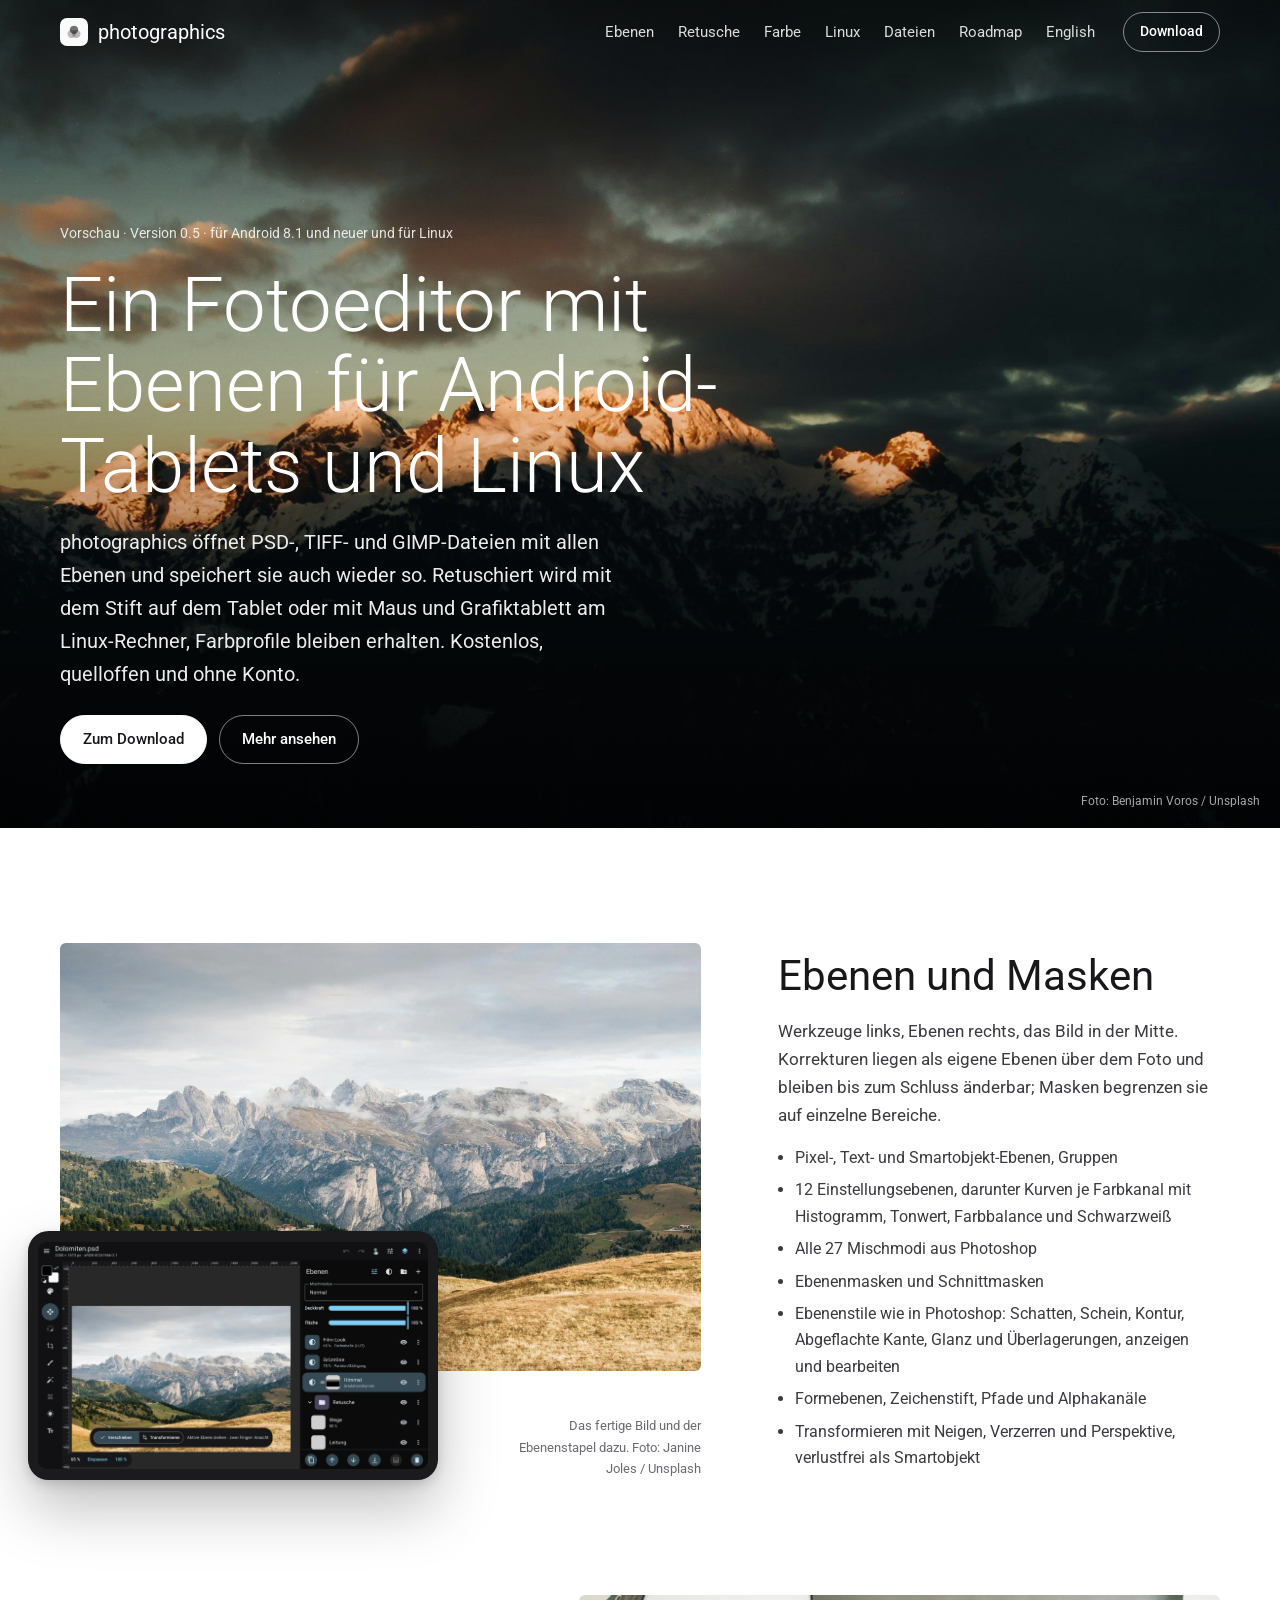
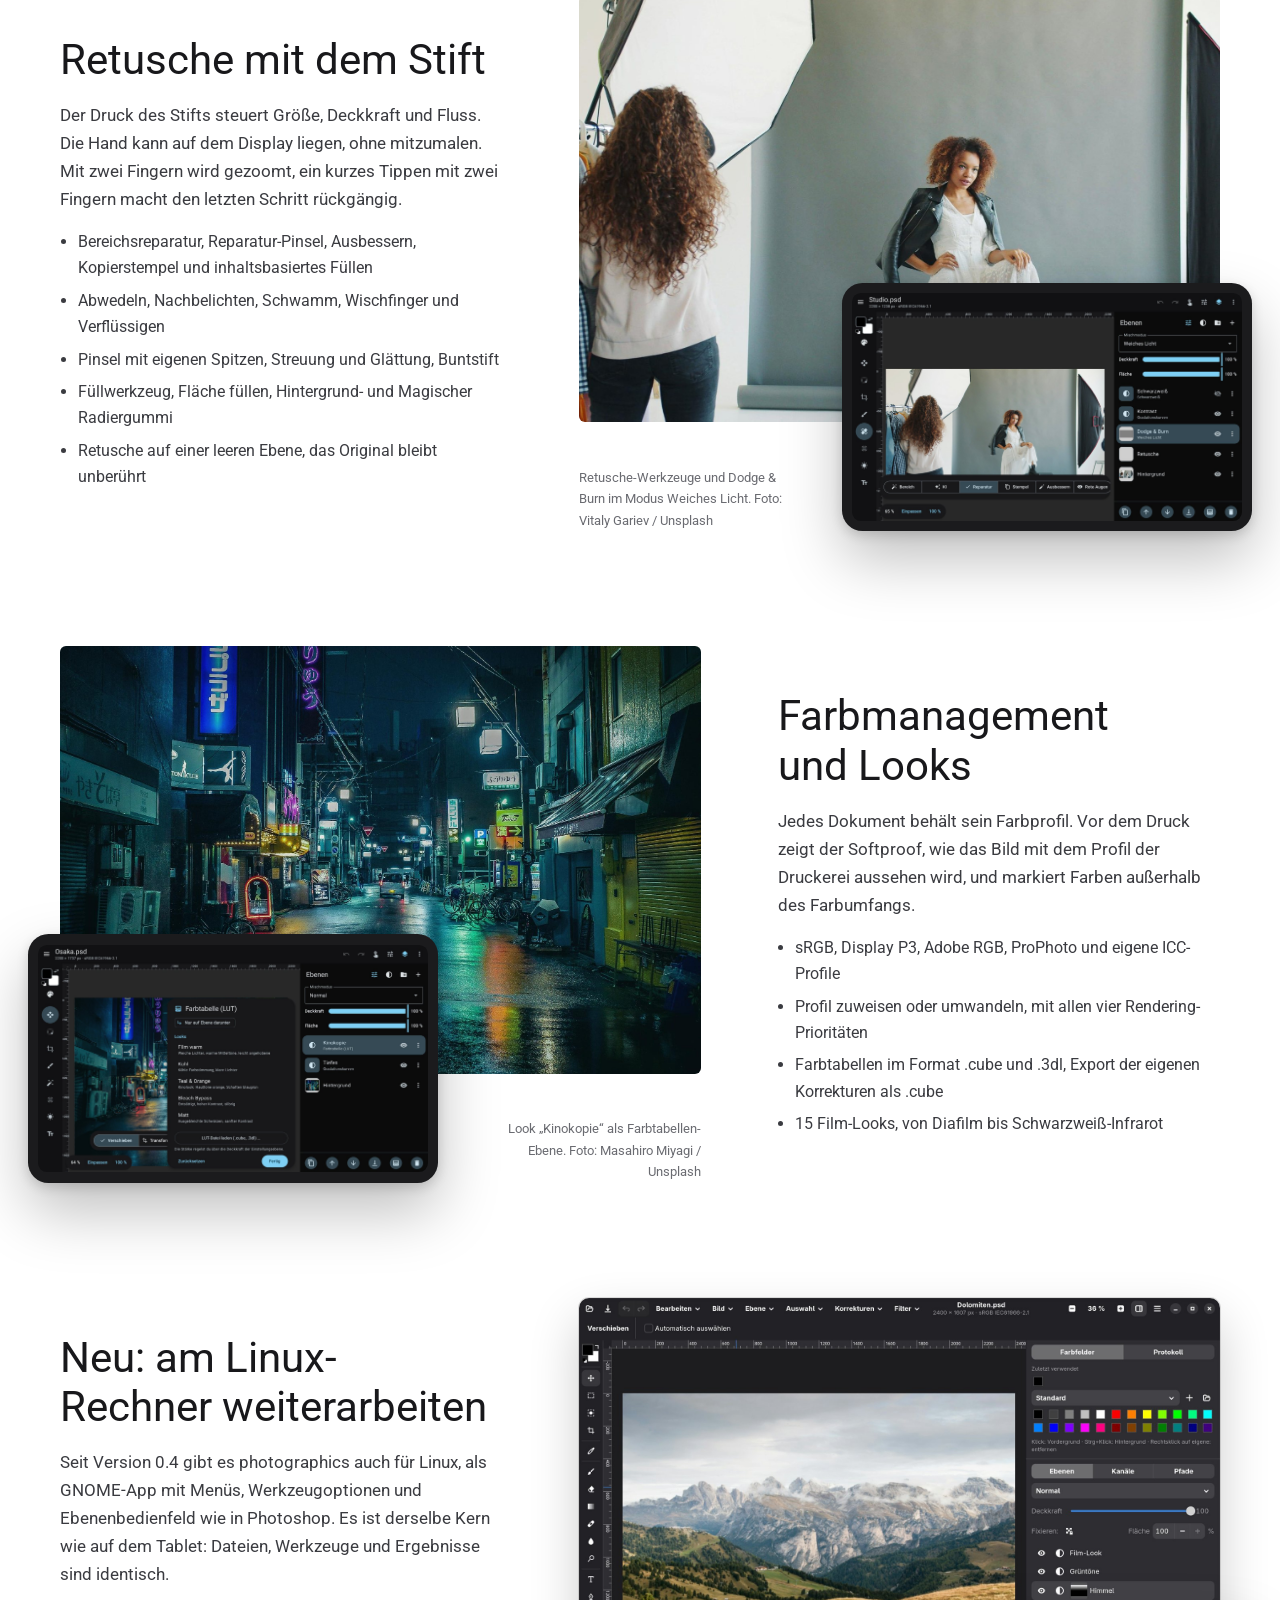
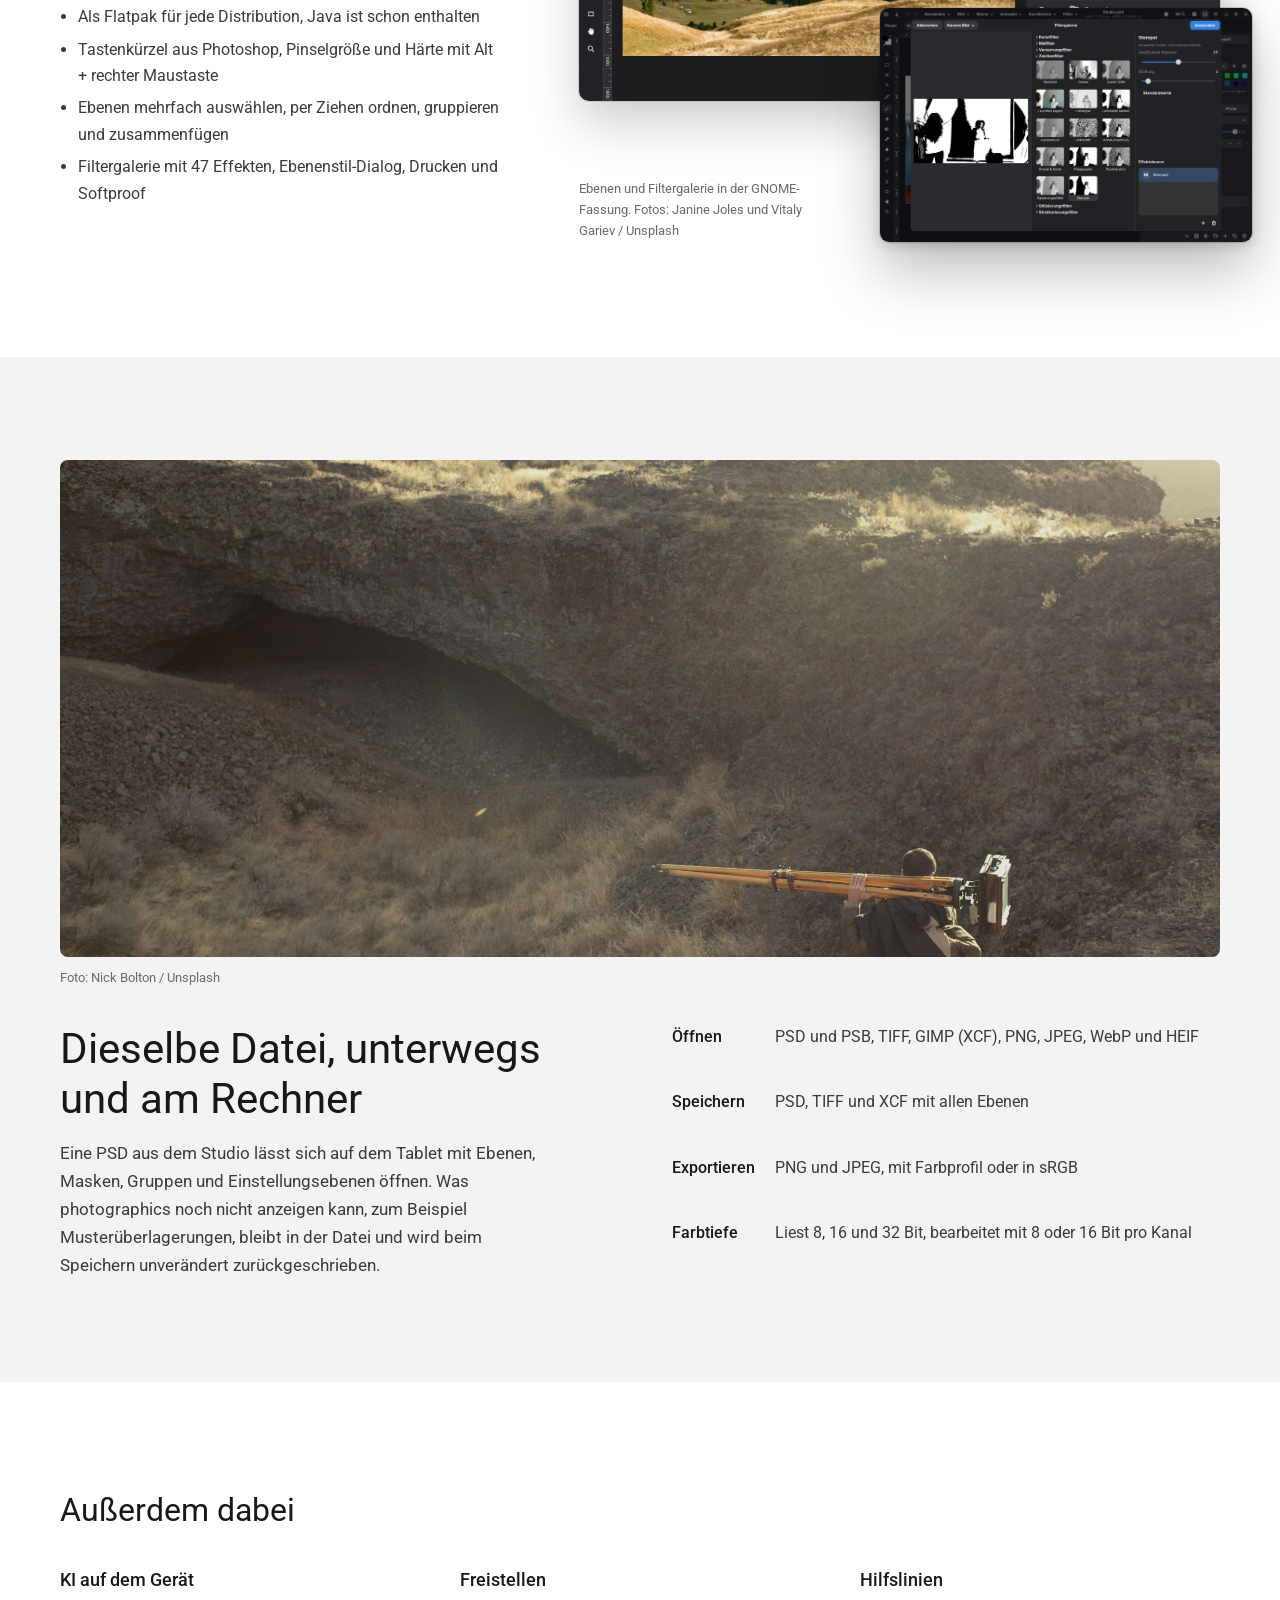
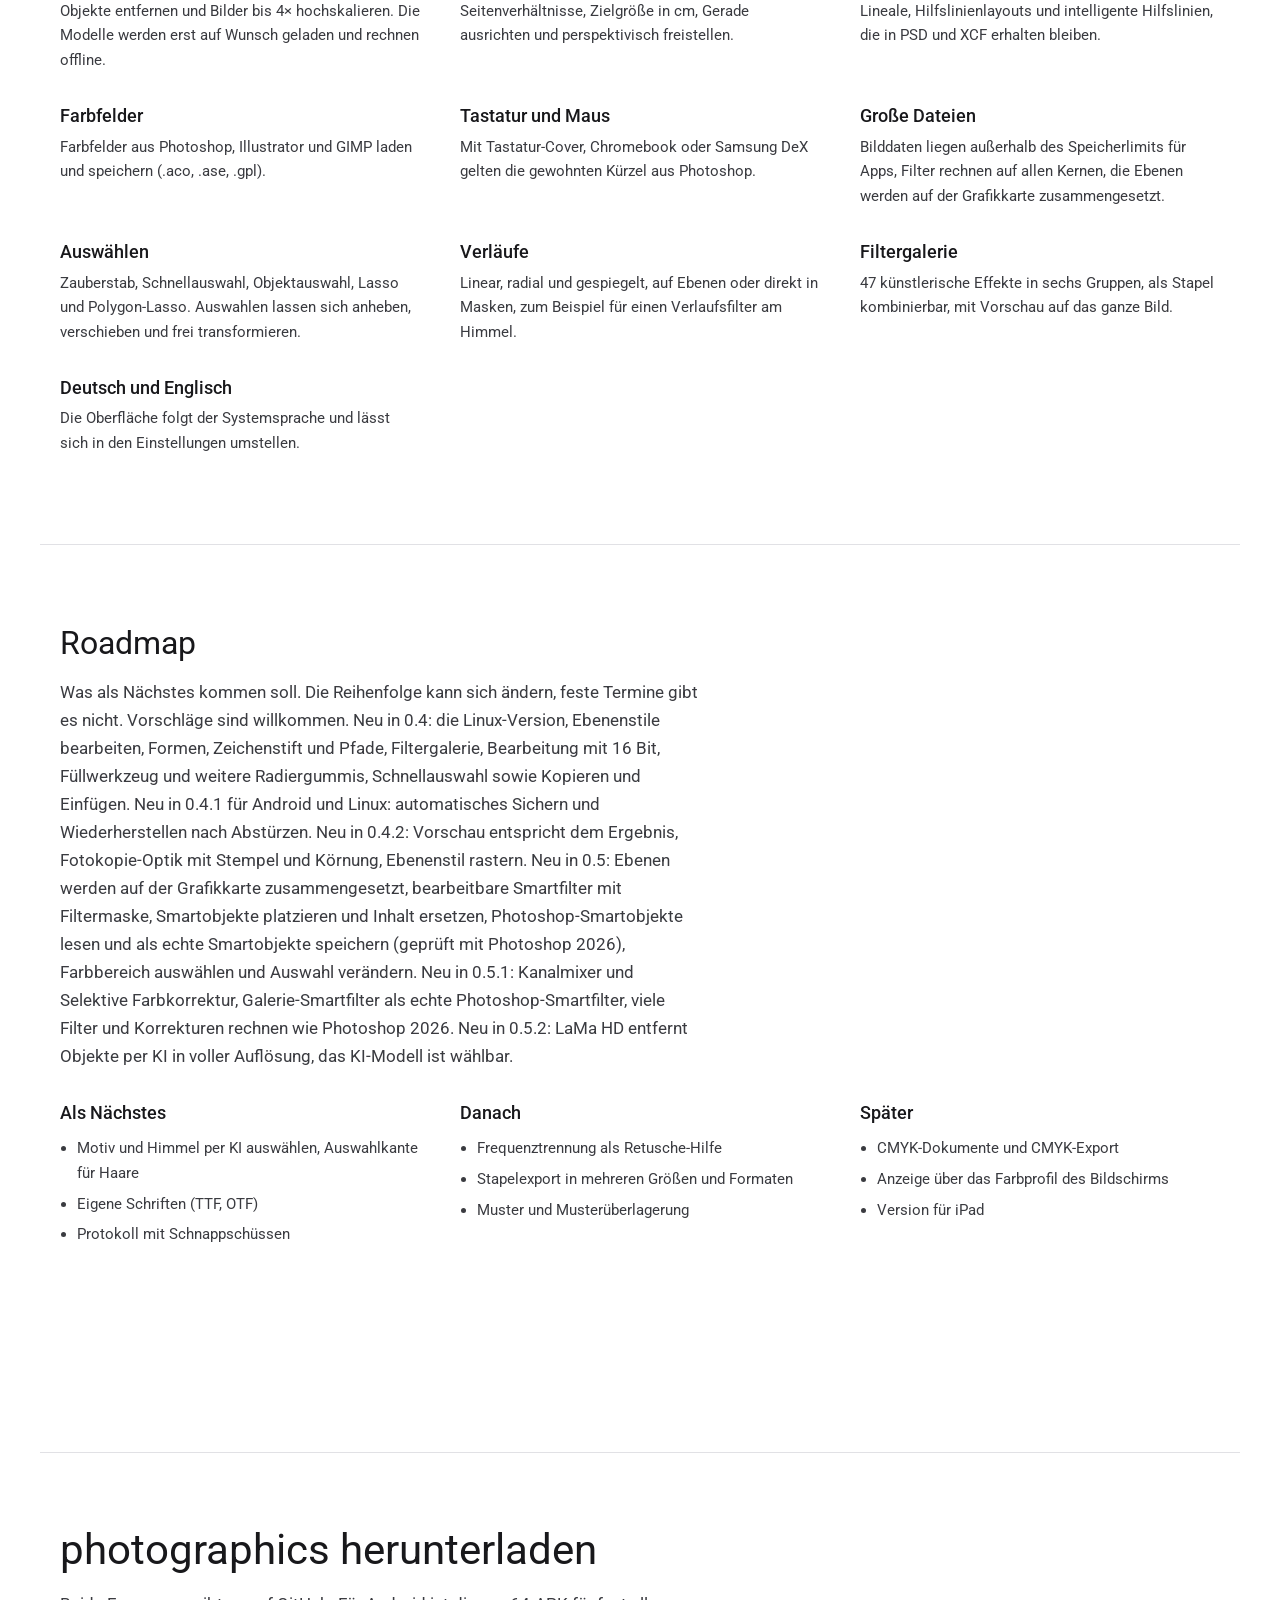
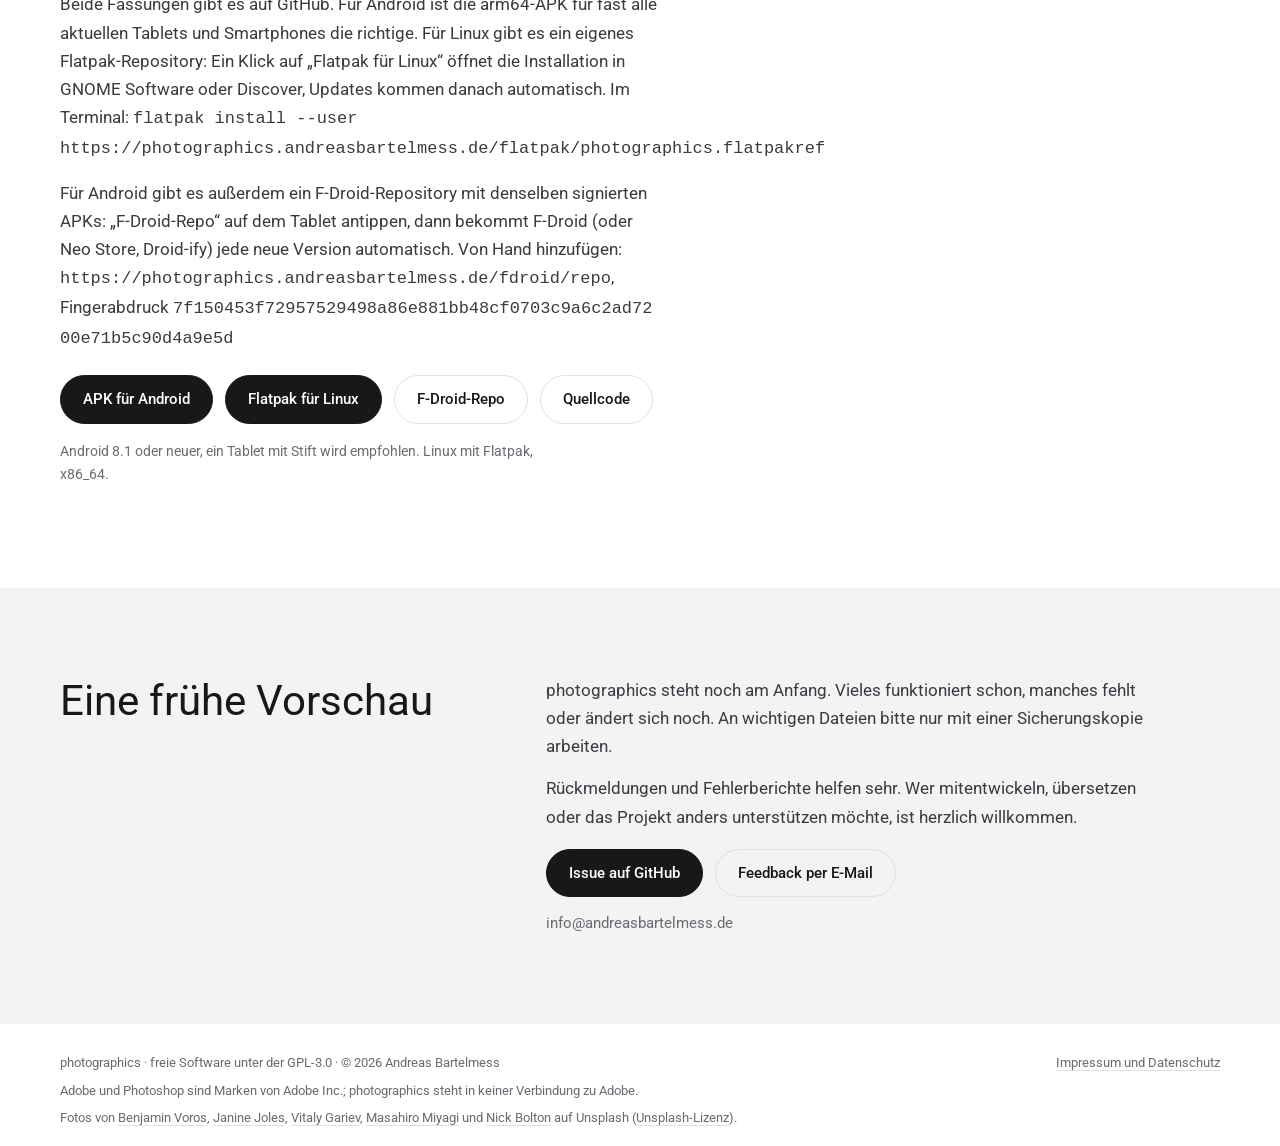
<file: website/index.html>
<!doctype html>
<html lang="de">
<head>
<meta charset="utf-8">
<meta name="viewport" content="width=device-width, initial-scale=1, viewport-fit=cover">
<title>photographics</title>
<meta name="claude:viewport-fit-sides" content="cover">
<meta name="description" content="Freier Fotoeditor mit Ebenen für Android-Tablets und Linux. Öffnet und speichert PSD, TIFF und GIMP-Dateien mit allen Ebenen.">
<link rel="icon" href="img/logo.svg" type="image/svg+xml">
<link rel="stylesheet" href="fonts/roboto.css">
<link rel="alternate" hreflang="de" href="./">
<link rel="alternate" hreflang="en" href="en/">
<style>
/* Layout: großes Foto als Auftakt, danach helle Seite mit echten Screenshots der App; Text und Bild
   wechseln die Seite. Schrift wie in der App (Roboto). Bewusst nur hell. */
:root {
  --paper: #ffffff;
  --band: #f3f3f4;
  --ink: #18181b;
  --text: #3a3b40;
  --mute: #6a6b71;
  --line: #e1e1e5;
  --device: #1b1b1d;
  --font: "Roboto", system-ui, -apple-system, "Segoe UI", sans-serif;
  color-scheme: light;
}
* { box-sizing: border-box; }
html { scroll-behavior: smooth; }
@media (prefers-reduced-motion: reduce) { html { scroll-behavior: auto; } }
body { margin: 0; background: var(--paper); color: var(--ink); font-family: var(--font); font-size: 17px; line-height: 1.65; -webkit-font-smoothing: antialiased; }
img { max-width: 100%; display: block; }
a { color: inherit; }
h1, h2, h3 { font-weight: 400; margin: 0; text-wrap: balance; }
p { margin: 0; }
.wrap { max-width: 1200px; margin: 0 auto; padding-left: max(20px, env(safe-area-inset-left, 0px)); padding-right: max(20px, env(safe-area-inset-right, 0px)); }
.btn { display: inline-flex; align-items: center; padding: 11px 22px; border-radius: 999px; font-weight: 500; font-size: 15px;
  text-decoration: none; border: 1px solid currentColor; transition: background .2s, color .2s, border-color .2s; }
.btn.primary { background: var(--ink); color: #fff; border-color: var(--ink); }
.btn.primary:hover { background: #000; }
.btn.light { background: #fff; color: var(--ink); border-color: #fff; }
.btn.light:hover { background: #ffffffd9; }
.btn.outline { color: var(--ink); border-color: var(--line); }
.btn.outline:hover { border-color: var(--ink); }
.btn.on-photo { color: #fff; border-color: #ffffff80; }
.btn.on-photo:hover { border-color: #fff; }
.btn[aria-disabled="true"] { opacity: .45; pointer-events: none; }
a:focus-visible { outline: 2px solid currentColor; outline-offset: 3px; }
figure { margin: 0; display: grid; gap: 10px; min-width: 0; }
figcaption { font-size: 13px; color: var(--mute); }
.shot { border-radius: 10px; box-shadow: 0 0 0 1px #0000000f, 0 18px 40px #00000024; width: 100%; }

/* Navigation: über dem Foto durchsichtig, beim Scrollen weiß */
body::before { content: ""; position: fixed; inset: 0 0 auto; height: env(safe-area-inset-top, 0px); z-index: 30; background: var(--ink); }
nav { position: fixed; top: env(safe-area-inset-top, 0px); left: 0; right: 0; z-index: 20; color: #fff; transition: background .25s, color .25s, border-color .25s; border-bottom: 1px solid transparent; }
nav.solid { background: #fffffff0; color: var(--ink); border-bottom-color: var(--line); backdrop-filter: blur(12px); -webkit-backdrop-filter: blur(12px); }
nav .wrap { display: flex; align-items: center; gap: 28px; height: 64px; }
.brand { display: flex; align-items: center; gap: 10px; text-decoration: none; font-size: 20px; font-weight: 400; }
.brand img { width: 28px; height: 28px; border-radius: 7px; }
nav ul { display: flex; gap: 24px; list-style: none; margin: 0 0 0 auto; padding: 0; font-size: 15px; }
nav ul a { text-decoration: none; opacity: .85; }
nav ul a:hover { opacity: 1; }
nav .btn { padding: 7px 16px; font-size: 14px; }
@media (max-width: 860px) { nav ul { display: none; } nav .btn { margin-left: auto; } }

/* Auftakt */
.hero { position: relative; min-height: min(92svh, 860px); display: grid; align-items: end; overflow: hidden; color: #fff; background: #111; }
.hero > img { position: absolute; inset: 0; width: 100%; height: 100%; object-fit: cover; object-position: 50% 40%; }
.hero::after { content: ""; position: absolute; inset: 0; background: linear-gradient(180deg, #00000080 0%, #00000000 28%, #00000000 45%, #000000c4 100%); }
.hero .wrap { position: relative; z-index: 1; padding-block: 130px 64px; display: grid; gap: 20px; width: 100%; }
.hero .status { font-size: 14px; opacity: .85; }
.hero h1 { font-size: clamp(38px, 6vw, 76px); line-height: 1.06; font-weight: 300; max-width: 19ch; }
.hero .lead { font-size: clamp(17px, 1.8vw, 20px); max-width: 52ch; opacity: .92; }
.hero .ctas { display: flex; flex-wrap: wrap; gap: 12px; margin-top: 4px; }
.credit { position: absolute; right: max(20px, env(safe-area-inset-right, 0px)); bottom: 16px; z-index: 1; font-size: 12px; color: #ffffffa6; }
@media (max-width: 560px) { .credit { position: static; } .hero .wrap { padding-bottom: 28px; } }

/* Kapitel: fertiges Bild, darüber das Tablet mit dem Bearbeitungsstand */
.chapter { padding-block: clamp(72px, 9vw, 128px) 0; }
.chapter h2, .files h2, .about h2, .download h2, .join h2 { font-size: clamp(28px, 3.4vw, 42px); line-height: 1.18; }
.chapter .wrap { display: grid; grid-template-columns: 1.45fr 1fr; gap: clamp(40px, 6vw, 88px); align-items: center; }
.chapter.flip .wrap { grid-template-columns: 1fr 1.45fr; }
.chapter.flip .stage { order: 2; }
.stage { position: relative; padding-bottom: 17%; min-width: 0; margin: 0; }
.stage .photo { width: 100%; aspect-ratio: 3 / 2; object-fit: cover; border-radius: 6px; }
.tablet { position: absolute; bottom: 0; left: -5%; width: 64%; background: var(--device); border-radius: clamp(12px, 1.6vw, 22px);
  padding: clamp(6px, .8vw, 11px); box-shadow: 0 28px 60px #00000040, 0 4px 12px #00000026; }
.tablet img { border-radius: clamp(5px, .7vw, 10px); width: 100%; }
.chapter.flip .tablet { left: auto; right: -5%; }
.stage figcaption { position: absolute; right: 0; bottom: 0; width: 32%; text-align: right; }
.chapter.flip .stage figcaption { right: auto; left: 0; text-align: left; }
.copy { display: grid; gap: 16px; min-width: 0; }
/* Desktop-Kapitel: Fenster statt Tablet */
.stage.desk { padding-bottom: 22%; }
.stage.desk .window { width: 100%; border-radius: 10px; box-shadow: 0 0 0 1px #0000001f, 0 22px 50px #00000033; }
.stage.desk .pane { position: absolute; bottom: 0; right: -5%; width: 58%; border-radius: 9px; box-shadow: 0 0 0 1px #0000002a, 0 28px 60px #00000045, 0 4px 12px #00000026; }
.stage.desk figcaption { right: auto; left: 0; text-align: left; width: 38%; }
@media (max-width: 860px) { .stage.desk { padding-bottom: 0; } .stage.desk .pane { position: relative; right: auto; margin: -18% 0 0 auto; width: 70%; } }
.copy > p { color: var(--text); max-width: 50ch; }
.copy ul { margin: 0; padding-left: 1.1em; color: var(--text); display: grid; gap: 6px; font-size: 16px; }
@media (max-width: 860px) {
  .chapter .wrap, .chapter.flip .wrap { grid-template-columns: 1fr; }
  .chapter.flip .stage { order: 0; }
  .tablet, .chapter.flip .tablet { left: 4%; right: auto; width: 70%; }
  .stage figcaption, .chapter.flip .stage figcaption { position: static; width: auto; text-align: left; margin-top: 12px; }
  .stage { padding-bottom: 0; } .stage .tablet { position: relative; margin-top: -22%; }
}

/* Dateien */
.files { margin-top: clamp(72px, 9vw, 128px); background: var(--band); padding-block: clamp(64px, 8vw, 112px); }
.files .wrap { display: grid; gap: 36px; }
.files figure img { width: 100%; aspect-ratio: 21 / 9; object-fit: cover; object-position: 60% 50%; border-radius: 8px; }
.files .cols { display: grid; grid-template-columns: 1fr 1fr; gap: clamp(28px, 5vw, 72px); }
.files .copy p { color: var(--text); }
.files dl { margin: 0; display: grid; grid-template-columns: auto 1fr; gap: 6px 20px; color: var(--text); font-size: 16px; }
.files dt { font-weight: 500; color: var(--ink); }
.files dd { margin: 0; }
@media (max-width: 860px) { .files .cols { grid-template-columns: 1fr; } .files figure img { aspect-ratio: 4 / 3; } }

/* Außerdem */
.more { padding-block: clamp(64px, 8vw, 112px) clamp(56px, 7vw, 88px); }
.more .wrap { display: grid; gap: 28px; }
.more h2 { font-size: clamp(24px, 2.6vw, 32px); }
.more-grid { display: grid; grid-template-columns: repeat(3, 1fr); gap: 28px 40px; }
.more-grid h3 { font-size: 18px; font-weight: 500; margin-bottom: 4px; }
.more-grid p { color: var(--text); font-size: 15px; }
@media (max-width: 900px) { .more-grid { grid-template-columns: 1fr 1fr; } }
@media (max-width: 560px) { .more-grid { grid-template-columns: 1fr; } }

/* Roadmap */
.roadmap { padding-block: 0 clamp(64px, 8vw, 104px); }
.roadmap .wrap { display: grid; gap: 28px; border-top: 1px solid var(--line); padding-top: clamp(48px, 6vw, 72px); }
.roadmap header { display: grid; gap: 8px; max-width: 64ch; }
.roadmap header h2 { font-size: clamp(24px, 2.6vw, 32px); }
.roadmap header p { color: var(--text); }
.stages { display: grid; grid-template-columns: repeat(3, 1fr); gap: 28px 40px; }
.stages h3 { font-size: 18px; font-weight: 500; margin-bottom: 8px; }
.stages ul { margin: 0; padding-left: 1.1em; display: grid; gap: 6px; color: var(--text); font-size: 15px; }
@media (max-width: 860px) { .stages { grid-template-columns: 1fr; } }

/* Download */
.download { padding-block: clamp(64px, 8vw, 104px); }
.download .wrap { display: grid; gap: 16px; justify-items: start; border-top: 1px solid var(--line); padding-top: clamp(48px, 6vw, 72px); }
.download p { color: var(--text); max-width: 60ch; }
.download .actions { display: flex; flex-wrap: wrap; gap: 12px; margin-top: 6px; }
.download .req { font-size: 14px; color: var(--mute); }

/* Mitmachen */
.join { background: var(--band); padding-block: clamp(56px, 7vw, 88px); }
.join .wrap { display: grid; grid-template-columns: 1fr 1.6fr; gap: clamp(28px, 5vw, 72px); align-items: start; }
.join .text { display: grid; gap: 14px; color: var(--text); max-width: 62ch; }
.join .actions { display: flex; flex-wrap: wrap; gap: 12px; margin-top: 4px; }
.join .mail { color: var(--mute); font-size: 15px; user-select: all; }
@media (max-width: 760px) { .join .wrap { grid-template-columns: 1fr; } }

/* Fuß */
footer { padding-block: 28px calc(28px + env(safe-area-inset-bottom, 0px)); font-size: 13px; color: var(--mute); }
footer .wrap { display: grid; gap: 6px; }
footer .row { display: flex; flex-wrap: wrap; gap: 6px 24px; justify-content: space-between; }
footer a { color: inherit; text-decoration: none; border-bottom: 1px solid var(--line); }
footer a:hover { color: var(--ink); }
</style>
</head>
<body>

<nav id="nav">
  <div class="wrap">
    <a class="brand" href="#top"><img src="img/logo.svg" alt="">photographics</a>
    <ul>
      <li><a href="#app">Ebenen</a></li>
      <li><a href="#retusche">Retusche</a></li>
      <li><a href="#farbe">Farbe</a></li>
      <li><a href="#linux">Linux</a></li>
      <li><a href="#dateien">Dateien</a></li>
      <li><a href="#roadmap">Roadmap</a></li>
      <li><a href="en/" lang="en" hreflang="en">English</a></li>
    </ul>
    <a class="btn on-photo" id="nav-cta" href="#download">Download</a>
  </div>
</nav>

<header class="hero" id="top">
  <img src="img/alpen-abend.jpg" alt="Schneebedeckte Gipfel im letzten Abendlicht unter dunklen Wolken" fetchpriority="high">
  <div class="wrap">
    <span class="status">Vorschau · Version 0.5 · für Android 8.1 und neuer und für Linux</span>
    <h1>Ein Fotoeditor mit Ebenen für Android-Tablets und Linux</h1>
    <p class="lead">photographics öffnet PSD-, TIFF- und GIMP-Dateien mit allen Ebenen und speichert sie auch wieder so. Retuschiert wird mit dem Stift auf dem Tablet oder mit Maus und Grafiktablett am Linux-Rechner, Farbprofile bleiben erhalten. Kostenlos, quelloffen und ohne Konto.</p>
    <div class="ctas">
      <a class="btn light" href="#download">Zum Download</a>
      <a class="btn on-photo" href="#app">Mehr ansehen</a>
    </div>
  </div>
  <span class="credit">Foto: Benjamin Voros / Unsplash</span>
</header>

<section class="chapter" id="app">
  <div class="wrap">
    <figure class="stage">
      <img class="photo" src="img/dolomiten-fertig.jpg" alt="Fertig bearbeitetes Landschaftsfoto der Dolomiten mit abgedunkeltem Himmel und wärmeren Farben" loading="lazy">
      <div class="tablet"><img src="img/editor-ebenen.jpg" alt="Dasselbe Bild in photographics mit dem Ebenen-Panel: Film-Look, Farbton, Gradationskurven mit Maske und eine Retusche-Gruppe" loading="lazy"></div>
      <figcaption>Das fertige Bild und der Ebenenstapel dazu. Foto: Janine Joles / Unsplash</figcaption>
    </figure>
    <div class="copy">
      <h2>Ebenen und Masken</h2>
      <p>Werkzeuge links, Ebenen rechts, das Bild in der Mitte. Korrekturen liegen als eigene Ebenen über dem Foto und bleiben bis zum Schluss änderbar; Masken begrenzen sie auf einzelne Bereiche.</p>
      <ul>
        <li>Pixel-, Text- und Smartobjekt-Ebenen, Gruppen</li>
        <li>12 Einstellungsebenen, darunter Kurven je Farbkanal mit Histogramm, Tonwert, Farbbalance und Schwarzweiß</li>
        <li>Alle 27 Mischmodi aus Photoshop</li>
        <li>Ebenenmasken und Schnittmasken</li>
        <li>Ebenenstile wie in Photoshop: Schatten, Schein, Kontur, Abgeflachte Kante, Glanz und Überlagerungen, anzeigen und bearbeiten</li>
        <li>Formebenen, Zeichenstift, Pfade und Alphakanäle</li>
        <li>Transformieren mit Neigen, Verzerren und Perspektive, verlustfrei als Smartobjekt</li>
      </ul>
    </div>
  </div>
</section>

<section class="chapter flip" id="retusche">
  <div class="wrap">
    <figure class="stage">
      <img class="photo" src="img/studio-fertig.jpg" alt="Fertig bearbeitete Studioaufnahme einer Frau im weißen Kleid vor grauem Hintergrund" loading="lazy">
      <div class="tablet"><img src="img/editor-retusche.jpg" alt="Dieselbe Aufnahme in photographics mit den Retusche-Werkzeugen und einer Dodge-&amp;-Burn-Ebene" loading="lazy"></div>
      <figcaption>Retusche-Werkzeuge und Dodge &amp; Burn im Modus Weiches Licht. Foto: Vitaly Gariev / Unsplash</figcaption>
    </figure>
    <div class="copy">
      <h2>Retusche mit dem Stift</h2>
      <p>Der Druck des Stifts steuert Größe, Deckkraft und Fluss. Die Hand kann auf dem Display liegen, ohne mitzumalen. Mit zwei Fingern wird gezoomt, ein kurzes Tippen mit zwei Fingern macht den letzten Schritt rückgängig.</p>
      <ul>
        <li>Bereichsreparatur, Reparatur-Pinsel, Ausbessern, Kopierstempel und inhaltsbasiertes Füllen</li>
        <li>Abwedeln, Nachbelichten, Schwamm, Wischfinger und Verflüssigen</li>
        <li>Pinsel mit eigenen Spitzen, Streuung und Glättung, Buntstift</li>
        <li>Füllwerkzeug, Fläche füllen, Hintergrund- und Magischer Radiergummi</li>
        <li>Retusche auf einer leeren Ebene, das Original bleibt unberührt</li>
      </ul>
    </div>
  </div>
</section>

<section class="chapter" id="farbe">
  <div class="wrap">
    <figure class="stage">
      <img class="photo" src="img/osaka-fertig.jpg" alt="Fertig bearbeitete Nachtaufnahme einer nassen Straße in Osaka mit Leuchtreklamen" loading="lazy">
      <div class="tablet"><img src="img/editor-looks.jpg" alt="Dieselbe Aufnahme in photographics mit geöffneter Auswahl der Farbtabellen" loading="lazy"></div>
      <figcaption>Look „Kinokopie“ als Farbtabellen-Ebene. Foto: Masahiro Miyagi / Unsplash</figcaption>
    </figure>
    <div class="copy">
      <h2>Farbmanagement und Looks</h2>
      <p>Jedes Dokument behält sein Farbprofil. Vor dem Druck zeigt der Softproof, wie das Bild mit dem Profil der Druckerei aussehen wird, und markiert Farben außerhalb des Farbumfangs.</p>
      <ul>
        <li>sRGB, Display P3, Adobe RGB, ProPhoto und eigene ICC-Profile</li>
        <li>Profil zuweisen oder umwandeln, mit allen vier Rendering-Prioritäten</li>
        <li>Farbtabellen im Format .cube und .3dl, Export der eigenen Korrekturen als .cube</li>
        <li>15 Film-Looks, von Diafilm bis Schwarzweiß-Infrarot</li>
      </ul>
    </div>
  </div>
</section>

<section class="chapter flip" id="linux">
  <div class="wrap">
    <figure class="stage desk">
      <img class="window" src="img/gnome-ebenen.jpg" alt="photographics für Linux: das Dolomiten-Bild mit Werkzeugleiste, Menüs und dem Ebenenbedienfeld" loading="lazy">
      <img class="pane" src="img/gnome-filter.jpg" alt="Die Filtergalerie mit dem Zeichenfilter Stempel auf der Studioaufnahme" loading="lazy">
      <figcaption>Ebenen und Filtergalerie in der GNOME-Fassung. Fotos: Janine Joles und Vitaly Gariev / Unsplash</figcaption>
    </figure>
    <div class="copy">
      <h2>Neu: am Linux-Rechner weiterarbeiten</h2>
      <p>Seit Version 0.4 gibt es photographics auch für Linux, als GNOME-App mit Menüs, Werkzeugoptionen und Ebenenbedienfeld wie in Photoshop. Es ist derselbe Kern wie auf dem Tablet: Dateien, Werkzeuge und Ergebnisse sind identisch.</p>
      <ul>
        <li>Als Flatpak für jede Distribution, Java ist schon enthalten</li>
        <li>Tastenkürzel aus Photoshop, Pinselgröße und Härte mit Alt + rechter Maustaste</li>
        <li>Ebenen mehrfach auswählen, per Ziehen ordnen, gruppieren und zusammenfügen</li>
        <li>Filtergalerie mit 47 Effekten, Ebenenstil-Dialog, Drucken und Softproof</li>
      </ul>
    </div>
  </div>
</section>

<section class="files" id="dateien" style="margin-top: clamp(72px, 9vw, 128px)">
  <div class="wrap">
    <figure>
      <img src="img/grossformat.jpg" alt="Ein Fotograf trägt eine Großformatkamera auf dem Stativ über ein felsiges Plateau" loading="lazy">
      <figcaption>Foto: Nick Bolton / Unsplash</figcaption>
    </figure>
    <div class="cols">
      <div class="copy">
        <h2>Dieselbe Datei, unterwegs und am Rechner</h2>
        <p>Eine PSD aus dem Studio lässt sich auf dem Tablet mit Ebenen, Masken, Gruppen und Einstellungsebenen öffnen. Was photographics noch nicht anzeigen kann, zum Beispiel Musterüberlagerungen, bleibt in der Datei und wird beim Speichern unverändert zurückgeschrieben.</p>
      </div>
      <dl>
        <dt>Öffnen</dt><dd>PSD und PSB, TIFF, GIMP (XCF), PNG, JPEG, WebP und HEIF</dd>
        <dt>Speichern</dt><dd>PSD, TIFF und XCF mit allen Ebenen</dd>
        <dt>Exportieren</dt><dd>PNG und JPEG, mit Farbprofil oder in sRGB</dd>
        <dt>Farbtiefe</dt><dd>Liest 8, 16 und 32 Bit, bearbeitet mit 8 oder 16 Bit pro Kanal</dd>
      </dl>
    </div>
  </div>
</section>

<section class="more" id="funktionen">
  <div class="wrap">
    <h2>Außerdem dabei</h2>
    <div class="more-grid">
      <div><h3>KI auf dem Gerät</h3><p>Objekte entfernen und Bilder bis 4× hochskalieren. Die Modelle werden erst auf Wunsch geladen und rechnen offline.</p></div>
      <div><h3>Freistellen</h3><p>Seitenverhältnisse, Zielgröße in cm, Gerade ausrichten und perspektivisch freistellen.</p></div>
      <div><h3>Hilfslinien</h3><p>Lineale, Hilfslinienlayouts und intelligente Hilfslinien, die in PSD und XCF erhalten bleiben.</p></div>
      <div><h3>Farbfelder</h3><p>Farbfelder aus Photoshop, Illustrator und GIMP laden und speichern (.aco, .ase, .gpl).</p></div>
      <div><h3>Tastatur und Maus</h3><p>Mit Tastatur-Cover, Chromebook oder Samsung DeX gelten die gewohnten Kürzel aus Photoshop.</p></div>
      <div><h3>Große Dateien</h3><p>Bilddaten liegen außerhalb des Speicherlimits für Apps, Filter rechnen auf allen Kernen, die Ebenen werden auf der Grafikkarte zusammengesetzt.</p></div>
      <div><h3>Auswählen</h3><p>Zauberstab, Schnellauswahl, Objektauswahl, Lasso und Polygon-Lasso. Auswahlen lassen sich anheben, verschieben und frei transformieren.</p></div>
      <div><h3>Verläufe</h3><p>Linear, radial und gespiegelt, auf Ebenen oder direkt in Masken, zum Beispiel für einen Verlaufsfilter am Himmel.</p></div>
      <div><h3>Filtergalerie</h3><p>47 künstlerische Effekte in sechs Gruppen, als Stapel kombinierbar, mit Vorschau auf das ganze Bild.</p></div>
      <div><h3>Deutsch und Englisch</h3><p>Die Oberfläche folgt der Systemsprache und lässt sich in den Einstellungen umstellen.</p></div>
    </div>
  </div>
</section>

<section class="roadmap" id="roadmap">
  <div class="wrap">
    <header>
      <h2>Roadmap</h2>
      <p>Was als Nächstes kommen soll. Die Reihenfolge kann sich ändern, feste Termine gibt es nicht. Vorschläge sind willkommen. Neu in 0.4: die Linux-Version, Ebenenstile bearbeiten, Formen, Zeichenstift und Pfade, Filtergalerie, Bearbeitung mit 16 Bit, Füllwerkzeug und weitere Radiergummis, Schnellauswahl sowie Kopieren und Einfügen. Neu in 0.4.1 für Android und Linux: automatisches Sichern und Wiederherstellen nach Abstürzen. Neu in 0.4.2: Vorschau entspricht dem Ergebnis, Fotokopie-Optik mit Stempel und Körnung, Ebenenstil rastern. Neu in 0.5: Ebenen werden auf der Grafikkarte zusammengesetzt, bearbeitbare Smartfilter mit Filtermaske, Smartobjekte platzieren und Inhalt ersetzen, Photoshop-Smartobjekte lesen und als echte Smartobjekte speichern (geprüft mit Photoshop 2026), Farbbereich auswählen und Auswahl verändern. Neu in 0.5.1: Kanalmixer und Selektive Farbkorrektur, Galerie-Smartfilter als echte Photoshop-Smartfilter, viele Filter und Korrekturen rechnen wie Photoshop 2026. Neu in 0.5.2: LaMa HD entfernt Objekte per KI in voller Auflösung, das KI-Modell ist wählbar.</p>
    </header>
    <div class="stages">
      <div>
        <h3>Als Nächstes</h3>
        <ul>
          <li>Motiv und Himmel per KI auswählen, Auswahlkante für Haare</li>
          <li>Eigene Schriften (TTF, OTF)</li>
          <li>Protokoll mit Schnappschüssen</li>
        </ul>
      </div>
      <div>
        <h3>Danach</h3>
        <ul>
          <li>Frequenztrennung als Retusche-Hilfe</li>
          <li>Stapelexport in mehreren Größen und Formaten</li>
          <li>Muster und Musterüberlagerung</li>
        </ul>
      </div>
      <div>
        <h3>Später</h3>
        <ul>
          <li>CMYK-Dokumente und CMYK-Export</li>
          <li>Anzeige über das Farbprofil des Bildschirms</li>
          <li>Version für iPad</li>
        </ul>
      </div>
    </div>
  </div>
</section>

<section class="download" id="download">
  <div class="wrap">
    <h2>photographics herunterladen</h2>
    <p>Beide Fassungen gibt es auf GitHub. Für Android ist die arm64-APK für fast alle aktuellen Tablets und Smartphones die richtige. Für Linux gibt es ein eigenes Flatpak-Repository: Ein Klick auf „Flatpak für Linux“ öffnet die Installation in GNOME Software oder Discover, Updates kommen danach automatisch. Im Terminal: <code>flatpak install --user https://photographics.andreasbartelmess.de/flatpak/photographics.flatpakref</code></p>
    <p>Für Android gibt es außerdem ein F-Droid-Repository mit denselben signierten APKs: „F-Droid-Repo“ auf dem Tablet antippen, dann bekommt F-Droid (oder Neo Store, Droid-ify) jede neue Version automatisch. Von Hand hinzufügen: <code>https://photographics.andreasbartelmess.de/fdroid/repo</code>, Fingerabdruck <code style="word-break: break-all">7f150453f72957529498a86e881bb48cf0703c9a6c2ad7200e71b5c90d4a9e5d</code></p>
    <div class="actions">
      <a class="btn primary" data-repo="/releases/latest" href="#download">APK für Android</a>
      <a class="btn primary" href="flatpak/photographics.flatpakref">Flatpak für Linux</a>
      <a class="btn outline" href="fdroidrepos://photographics.andreasbartelmess.de/fdroid/repo?fingerprint=7f150453f72957529498a86e881bb48cf0703c9a6c2ad7200e71b5c90d4a9e5d">F-Droid-Repo</a>
      <a class="btn outline" data-repo="" href="#download">Quellcode</a>
    </div>
    <p class="req">Android 8.1 oder neuer, ein Tablet mit Stift wird empfohlen. Linux mit Flatpak, x86_64.</p>
  </div>
</section>

<section class="join" id="mitmachen">
  <div class="wrap">
    <h2>Eine frühe Vorschau</h2>
    <div class="text">
      <p>photographics steht noch am Anfang. Vieles funktioniert schon, manches fehlt oder ändert sich noch. An wichtigen Dateien bitte nur mit einer Sicherungskopie arbeiten.</p>
      <p>Rückmeldungen und Fehlerberichte helfen sehr. Wer mitentwickeln, übersetzen oder das Projekt anders unterstützen möchte, ist herzlich willkommen.</p>
      <div class="actions">
        <a class="btn primary" data-repo="/issues" href="#mitmachen">Issue auf GitHub</a>
        <a class="btn outline" href="mailto:info@andreasbartelmess.de">Feedback per E-Mail</a>
      </div>
      <span class="mail">info@andreasbartelmess.de</span>
    </div>
  </div>
</section>

<footer>
  <div class="wrap">
    <div class="row">
      <span>photographics · freie Software unter der GPL-3.0 · © 2026 Andreas Bartelmess</span>
      <span><a href="impressum.html">Impressum und Datenschutz</a></span>
    </div>
    <div>Adobe und Photoshop sind Marken von Adobe Inc.; photographics steht in keiner Verbindung zu Adobe.</div>
    <div>Fotos von <a href="https://unsplash.com/photos/landscape-photography-of-mountains-and-sky-9vZAW6Dp50s" rel="noopener" target="_blank">Benjamin Voros</a>, <a href="https://unsplash.com/photos/landscape-photo-of-mountains-CJIzia8PdV4" rel="noopener" target="_blank">Janine Joles</a>, <a href="https://unsplash.com/photos/model-posing-for-photographer-in-studio-setting-MfNVQxUAZB0" rel="noopener" target="_blank">Vitaly Gariev</a>, <a href="https://unsplash.com/photos/a-wet-city-street-at-night-with-neon-signs-uZA3P4sA3tM" rel="noopener" target="_blank">Masahiro Miyagi</a> und <a href="https://unsplash.com/photos/person-holding-camera-on-mountain-during-daytime-RqQWevl2aqs" rel="noopener" target="_blank">Nick Bolton</a> auf Unsplash (<a href="https://unsplash.com/license" rel="noopener" target="_blank">Unsplash-Lizenz</a>).</div>
  </div>
</footer>

<script>
(() => {
  // Adresse des GitHub-Repositorys: hier eintragen, sobald es öffentlich ist
  const REPO = "https://github.com/andreasbartelmess/photographics";
  document.querySelectorAll("[data-repo]").forEach((a) => {
    if (REPO) { a.href = REPO + a.dataset.repo; a.rel = "noopener"; }
    else { a.setAttribute("aria-disabled", "true"); a.title = "Das Repository wird bald veröffentlicht"; }
  });
  // Navigation über dem Foto hell, danach weiß hinterlegt
  const nav = document.getElementById("nav"), cta = document.getElementById("nav-cta");
  const hero = document.getElementById("top");
  const onScroll = () => {
    const solid = window.scrollY > hero.offsetHeight - 80;
    nav.classList.toggle("solid", solid);
    cta.className = "btn " + (solid ? "primary" : "on-photo");
  };
  window.addEventListener("scroll", onScroll, { passive: true }); onScroll();
})();
</script>
</body>
</html>
</file>
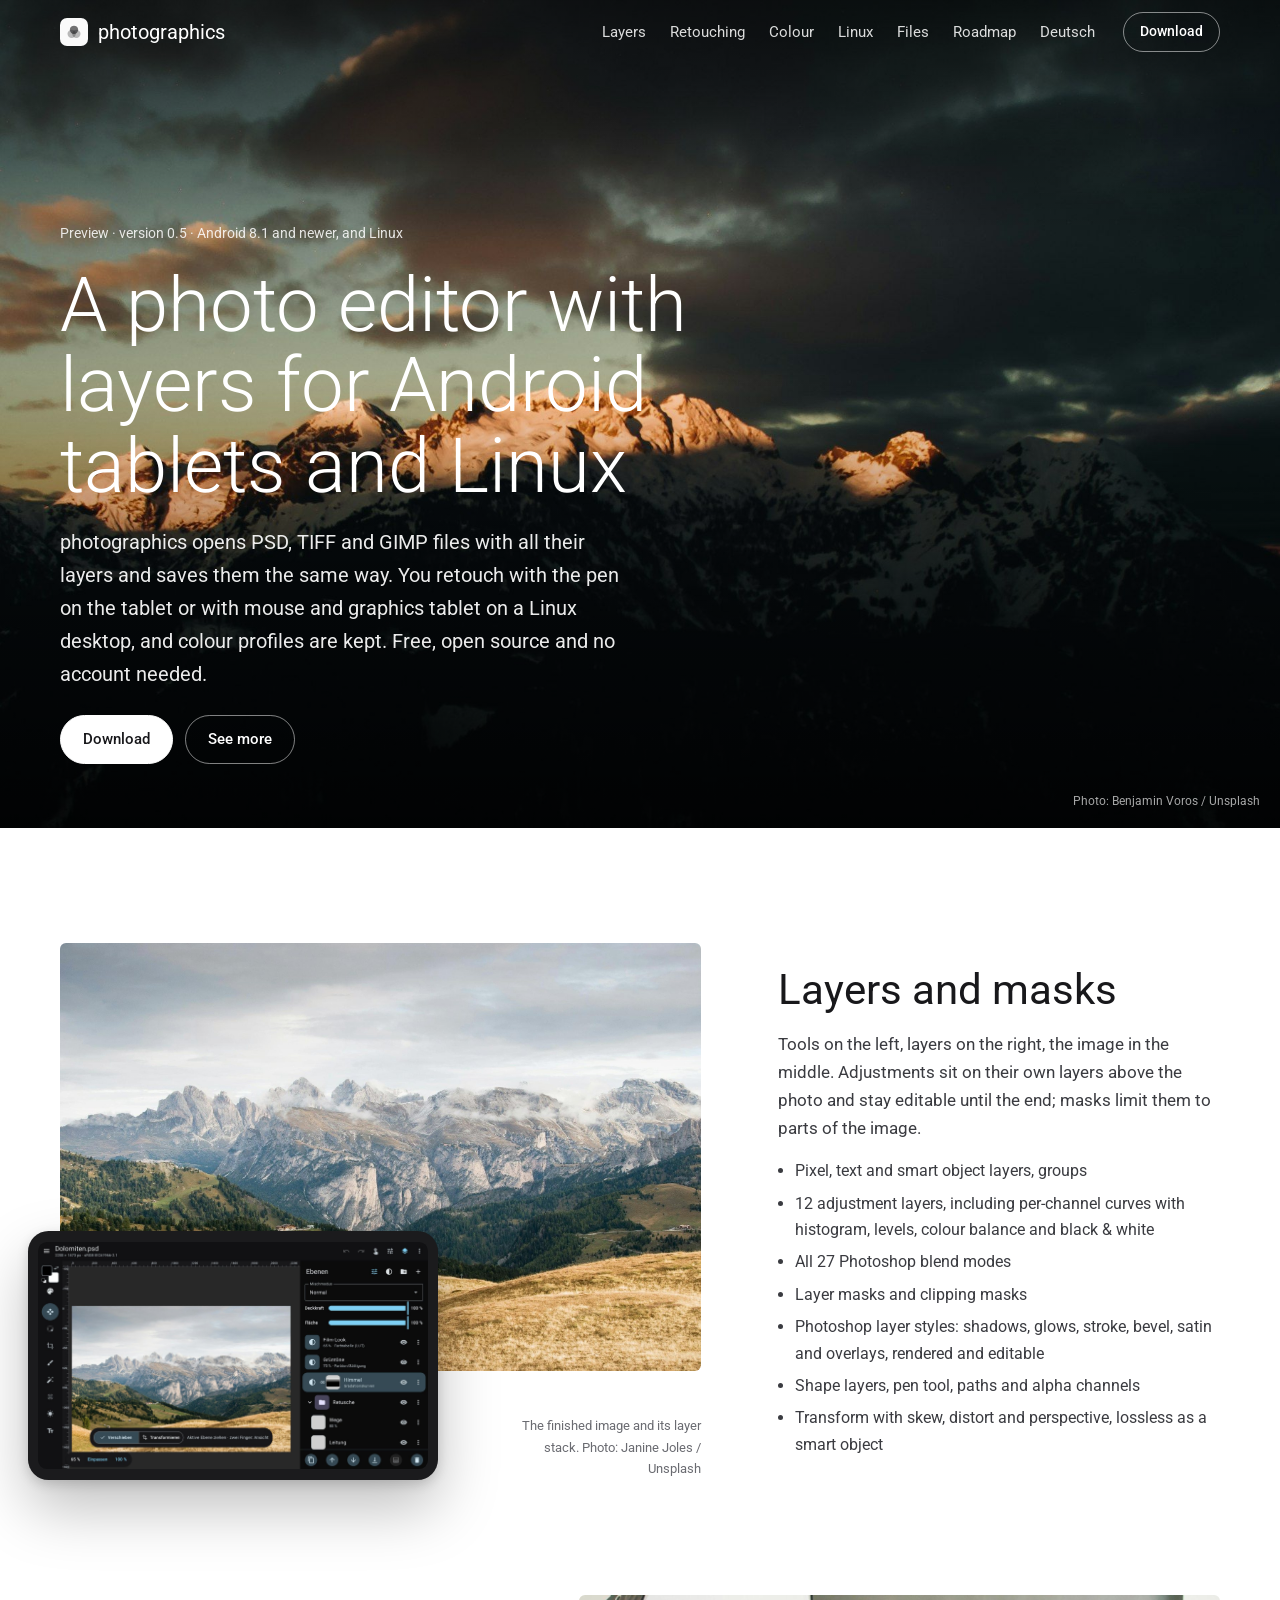
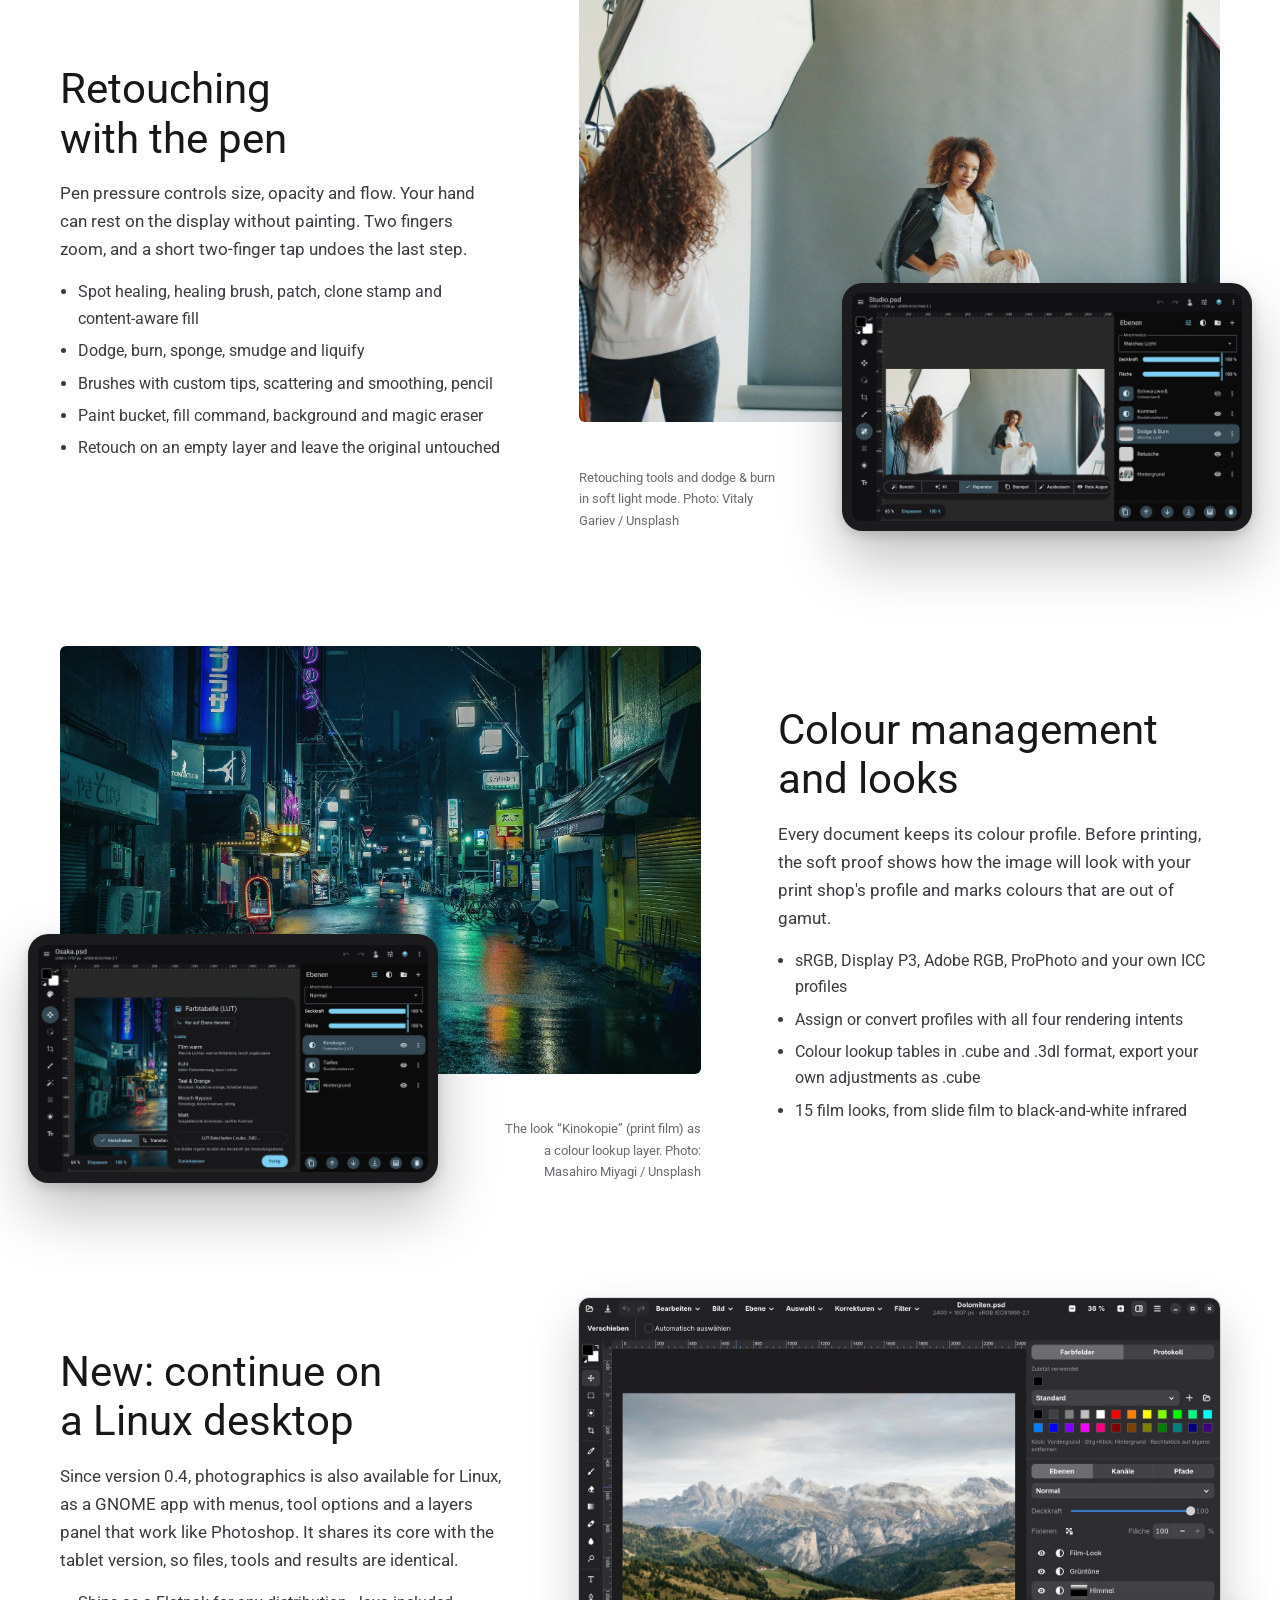
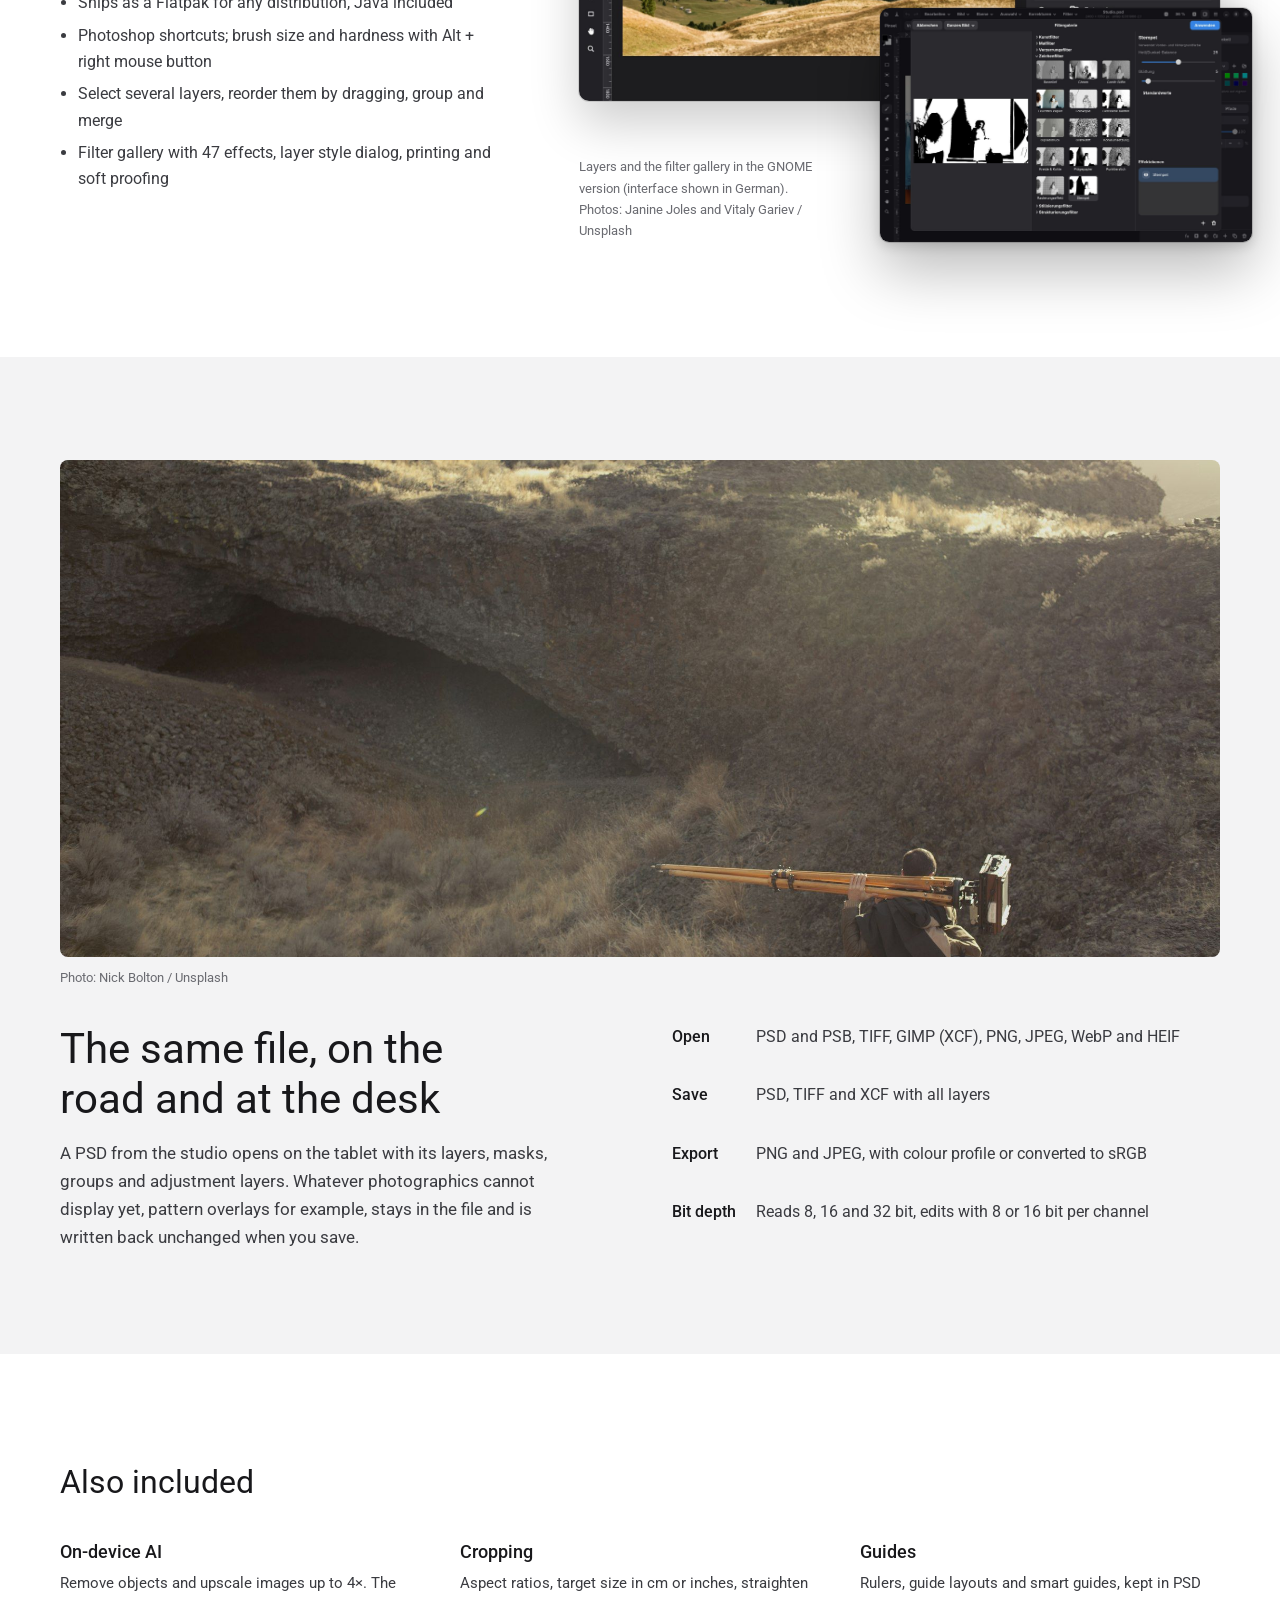
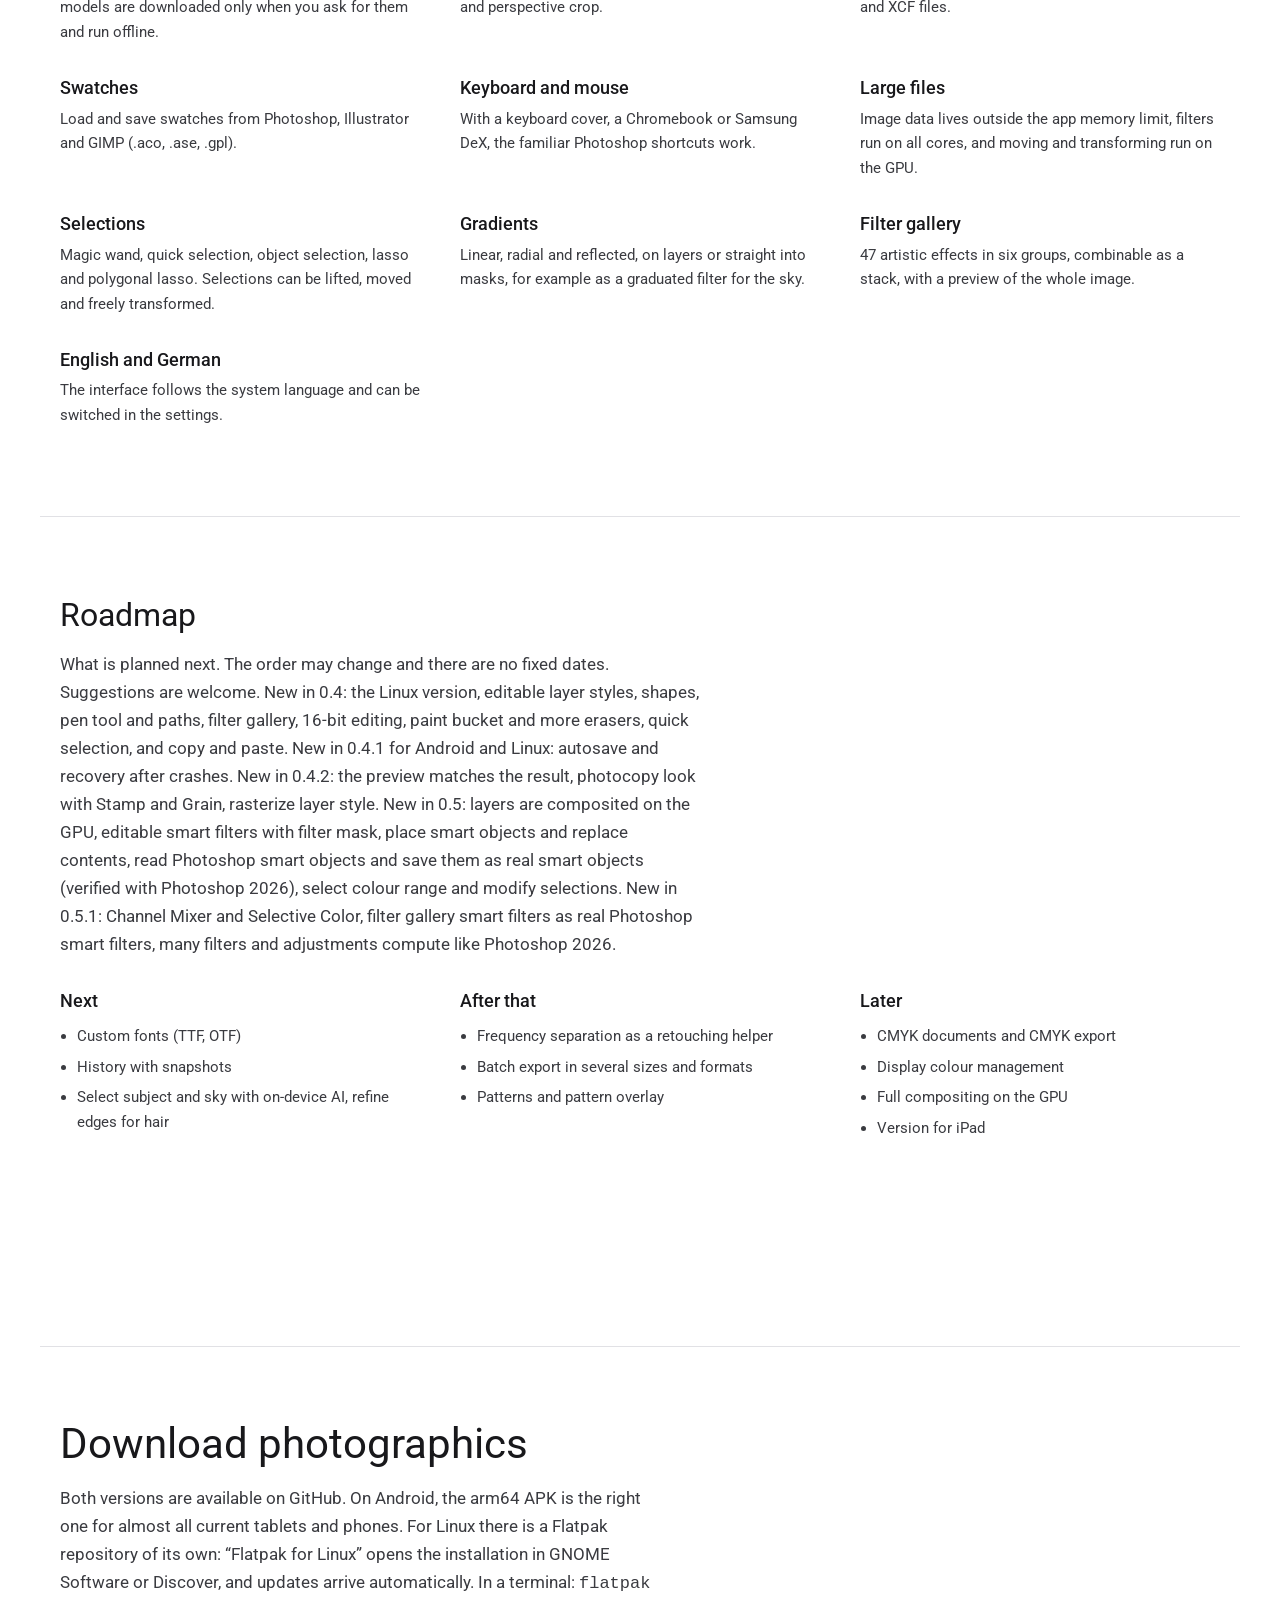
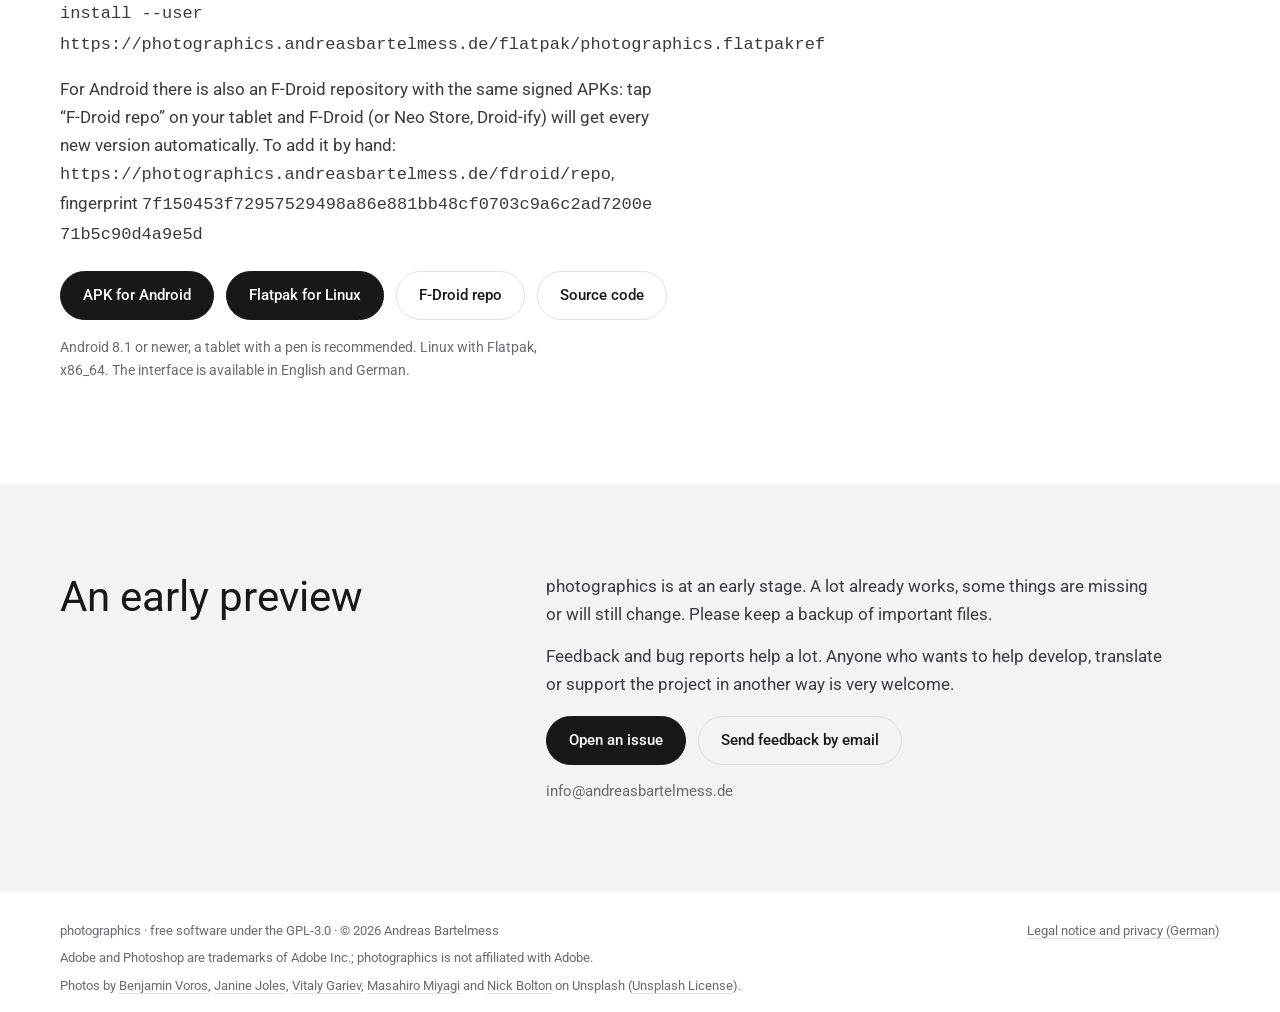
<file: website/en/index.html>
<!doctype html>
<html lang="en">
<head>
<meta charset="utf-8">
<meta name="viewport" content="width=device-width, initial-scale=1, viewport-fit=cover">
<title>photographics</title>
<meta name="claude:viewport-fit-sides" content="cover">
<meta name="description" content="Free photo editor with layers for Android tablets and Linux. Opens and saves PSD, TIFF and GIMP files with all their layers.">
<link rel="icon" href="../img/logo.svg" type="image/svg+xml">
<link rel="stylesheet" href="../fonts/roboto.css">
<link rel="alternate" hreflang="de" href="../">
<link rel="alternate" hreflang="en" href="./">
<style>
/* Layout: großes Foto als Auftakt, danach helle Seite mit echten Screenshots der App; Text und Bild
   wechseln die Seite. Schrift wie in der App (Roboto). Bewusst nur hell. */
:root {
  --paper: #ffffff;
  --band: #f3f3f4;
  --ink: #18181b;
  --text: #3a3b40;
  --mute: #6a6b71;
  --line: #e1e1e5;
  --device: #1b1b1d;
  --font: "Roboto", system-ui, -apple-system, "Segoe UI", sans-serif;
  color-scheme: light;
}
* { box-sizing: border-box; }
html { scroll-behavior: smooth; }
@media (prefers-reduced-motion: reduce) { html { scroll-behavior: auto; } }
body { margin: 0; background: var(--paper); color: var(--ink); font-family: var(--font); font-size: 17px; line-height: 1.65; -webkit-font-smoothing: antialiased; }
img { max-width: 100%; display: block; }
a { color: inherit; }
h1, h2, h3 { font-weight: 400; margin: 0; text-wrap: balance; }
p { margin: 0; }
.wrap { max-width: 1200px; margin: 0 auto; padding-left: max(20px, env(safe-area-inset-left, 0px)); padding-right: max(20px, env(safe-area-inset-right, 0px)); }
.btn { display: inline-flex; align-items: center; padding: 11px 22px; border-radius: 999px; font-weight: 500; font-size: 15px;
  text-decoration: none; border: 1px solid currentColor; transition: background .2s, color .2s, border-color .2s; }
.btn.primary { background: var(--ink); color: #fff; border-color: var(--ink); }
.btn.primary:hover { background: #000; }
.btn.light { background: #fff; color: var(--ink); border-color: #fff; }
.btn.light:hover { background: #ffffffd9; }
.btn.outline { color: var(--ink); border-color: var(--line); }
.btn.outline:hover { border-color: var(--ink); }
.btn.on-photo { color: #fff; border-color: #ffffff80; }
.btn.on-photo:hover { border-color: #fff; }
.btn[aria-disabled="true"] { opacity: .45; pointer-events: none; }
a:focus-visible { outline: 2px solid currentColor; outline-offset: 3px; }
figure { margin: 0; display: grid; gap: 10px; min-width: 0; }
figcaption { font-size: 13px; color: var(--mute); }
.shot { border-radius: 10px; box-shadow: 0 0 0 1px #0000000f, 0 18px 40px #00000024; width: 100%; }

/* Navigation: über dem Foto durchsichtig, beim Scrollen weiß */
body::before { content: ""; position: fixed; inset: 0 0 auto; height: env(safe-area-inset-top, 0px); z-index: 30; background: var(--ink); }
nav { position: fixed; top: env(safe-area-inset-top, 0px); left: 0; right: 0; z-index: 20; color: #fff; transition: background .25s, color .25s, border-color .25s; border-bottom: 1px solid transparent; }
nav.solid { background: #fffffff0; color: var(--ink); border-bottom-color: var(--line); backdrop-filter: blur(12px); -webkit-backdrop-filter: blur(12px); }
nav .wrap { display: flex; align-items: center; gap: 28px; height: 64px; }
.brand { display: flex; align-items: center; gap: 10px; text-decoration: none; font-size: 20px; font-weight: 400; }
.brand img { width: 28px; height: 28px; border-radius: 7px; }
nav ul { display: flex; gap: 24px; list-style: none; margin: 0 0 0 auto; padding: 0; font-size: 15px; }
nav ul a { text-decoration: none; opacity: .85; }
nav ul a:hover { opacity: 1; }
nav .btn { padding: 7px 16px; font-size: 14px; }
@media (max-width: 860px) { nav ul { display: none; } nav .btn { margin-left: auto; } }

/* Auftakt */
.hero { position: relative; min-height: min(92svh, 860px); display: grid; align-items: end; overflow: hidden; color: #fff; background: #111; }
.hero > img { position: absolute; inset: 0; width: 100%; height: 100%; object-fit: cover; object-position: 50% 40%; }
.hero::after { content: ""; position: absolute; inset: 0; background: linear-gradient(180deg, #00000080 0%, #00000000 28%, #00000000 45%, #000000c4 100%); }
.hero .wrap { position: relative; z-index: 1; padding-block: 130px 64px; display: grid; gap: 20px; width: 100%; }
.hero .status { font-size: 14px; opacity: .85; }
.hero h1 { font-size: clamp(38px, 6vw, 76px); line-height: 1.06; font-weight: 300; max-width: 19ch; }
.hero .lead { font-size: clamp(17px, 1.8vw, 20px); max-width: 52ch; opacity: .92; }
.hero .ctas { display: flex; flex-wrap: wrap; gap: 12px; margin-top: 4px; }
.credit { position: absolute; right: max(20px, env(safe-area-inset-right, 0px)); bottom: 16px; z-index: 1; font-size: 12px; color: #ffffffa6; }
@media (max-width: 560px) { .credit { position: static; } .hero .wrap { padding-bottom: 28px; } }

/* Kapitel: fertiges Bild, darüber das Tablet mit dem Bearbeitungsstand */
.chapter { padding-block: clamp(72px, 9vw, 128px) 0; }
.chapter h2, .files h2, .about h2, .download h2, .join h2 { font-size: clamp(28px, 3.4vw, 42px); line-height: 1.18; }
.chapter .wrap { display: grid; grid-template-columns: 1.45fr 1fr; gap: clamp(40px, 6vw, 88px); align-items: center; }
.chapter.flip .wrap { grid-template-columns: 1fr 1.45fr; }
.chapter.flip .stage { order: 2; }
.stage { position: relative; padding-bottom: 17%; min-width: 0; margin: 0; }
.stage .photo { width: 100%; aspect-ratio: 3 / 2; object-fit: cover; border-radius: 6px; }
.tablet { position: absolute; bottom: 0; left: -5%; width: 64%; background: var(--device); border-radius: clamp(12px, 1.6vw, 22px);
  padding: clamp(6px, .8vw, 11px); box-shadow: 0 28px 60px #00000040, 0 4px 12px #00000026; }
.tablet img { border-radius: clamp(5px, .7vw, 10px); width: 100%; }
.chapter.flip .tablet { left: auto; right: -5%; }
.stage figcaption { position: absolute; right: 0; bottom: 0; width: 32%; text-align: right; }
.chapter.flip .stage figcaption { right: auto; left: 0; text-align: left; }
.copy { display: grid; gap: 16px; min-width: 0; }
/* Desktop chapter: window instead of tablet */
.stage.desk { padding-bottom: 22%; }
.stage.desk .window { width: 100%; border-radius: 10px; box-shadow: 0 0 0 1px #0000001f, 0 22px 50px #00000033; }
.stage.desk .pane { position: absolute; bottom: 0; right: -5%; width: 58%; border-radius: 9px; box-shadow: 0 0 0 1px #0000002a, 0 28px 60px #00000045, 0 4px 12px #00000026; }
.stage.desk figcaption { right: auto; left: 0; text-align: left; width: 38%; }
@media (max-width: 860px) { .stage.desk { padding-bottom: 0; } .stage.desk .pane { position: relative; right: auto; margin: -18% 0 0 auto; width: 70%; } }
.copy > p { color: var(--text); max-width: 50ch; }
.copy ul { margin: 0; padding-left: 1.1em; color: var(--text); display: grid; gap: 6px; font-size: 16px; }
@media (max-width: 860px) {
  .chapter .wrap, .chapter.flip .wrap { grid-template-columns: 1fr; }
  .chapter.flip .stage { order: 0; }
  .tablet, .chapter.flip .tablet { left: 4%; right: auto; width: 70%; }
  .stage figcaption, .chapter.flip .stage figcaption { position: static; width: auto; text-align: left; margin-top: 12px; }
  .stage { padding-bottom: 0; } .stage .tablet { position: relative; margin-top: -22%; }
}

/* Dateien */
.files { margin-top: clamp(72px, 9vw, 128px); background: var(--band); padding-block: clamp(64px, 8vw, 112px); }
.files .wrap { display: grid; gap: 36px; }
.files figure img { width: 100%; aspect-ratio: 21 / 9; object-fit: cover; object-position: 60% 50%; border-radius: 8px; }
.files .cols { display: grid; grid-template-columns: 1fr 1fr; gap: clamp(28px, 5vw, 72px); }
.files .copy p { color: var(--text); }
.files dl { margin: 0; display: grid; grid-template-columns: auto 1fr; gap: 6px 20px; color: var(--text); font-size: 16px; }
.files dt { font-weight: 500; color: var(--ink); }
.files dd { margin: 0; }
@media (max-width: 860px) { .files .cols { grid-template-columns: 1fr; } .files figure img { aspect-ratio: 4 / 3; } }

/* Außerdem */
.more { padding-block: clamp(64px, 8vw, 112px) clamp(56px, 7vw, 88px); }
.more .wrap { display: grid; gap: 28px; }
.more h2 { font-size: clamp(24px, 2.6vw, 32px); }
.more-grid { display: grid; grid-template-columns: repeat(3, 1fr); gap: 28px 40px; }
.more-grid h3 { font-size: 18px; font-weight: 500; margin-bottom: 4px; }
.more-grid p { color: var(--text); font-size: 15px; }
@media (max-width: 900px) { .more-grid { grid-template-columns: 1fr 1fr; } }
@media (max-width: 560px) { .more-grid { grid-template-columns: 1fr; } }

/* Roadmap */
.roadmap { padding-block: 0 clamp(64px, 8vw, 104px); }
.roadmap .wrap { display: grid; gap: 28px; border-top: 1px solid var(--line); padding-top: clamp(48px, 6vw, 72px); }
.roadmap header { display: grid; gap: 8px; max-width: 64ch; }
.roadmap header h2 { font-size: clamp(24px, 2.6vw, 32px); }
.roadmap header p { color: var(--text); }
.stages { display: grid; grid-template-columns: repeat(3, 1fr); gap: 28px 40px; }
.stages h3 { font-size: 18px; font-weight: 500; margin-bottom: 8px; }
.stages ul { margin: 0; padding-left: 1.1em; display: grid; gap: 6px; color: var(--text); font-size: 15px; }
@media (max-width: 860px) { .stages { grid-template-columns: 1fr; } }

/* Download */
.download { padding-block: clamp(64px, 8vw, 104px); }
.download .wrap { display: grid; gap: 16px; justify-items: start; border-top: 1px solid var(--line); padding-top: clamp(48px, 6vw, 72px); }
.download p { color: var(--text); max-width: 60ch; }
.download .actions { display: flex; flex-wrap: wrap; gap: 12px; margin-top: 6px; }
.download .req { font-size: 14px; color: var(--mute); }

/* Mitmachen */
.join { background: var(--band); padding-block: clamp(56px, 7vw, 88px); }
.join .wrap { display: grid; grid-template-columns: 1fr 1.6fr; gap: clamp(28px, 5vw, 72px); align-items: start; }
.join .text { display: grid; gap: 14px; color: var(--text); max-width: 62ch; }
.join .actions { display: flex; flex-wrap: wrap; gap: 12px; margin-top: 4px; }
.join .mail { color: var(--mute); font-size: 15px; user-select: all; }
@media (max-width: 760px) { .join .wrap { grid-template-columns: 1fr; } }

/* Fuß */
footer { padding-block: 28px calc(28px + env(safe-area-inset-bottom, 0px)); font-size: 13px; color: var(--mute); }
footer .wrap { display: grid; gap: 6px; }
footer .row { display: flex; flex-wrap: wrap; gap: 6px 24px; justify-content: space-between; }
footer a { color: inherit; text-decoration: none; border-bottom: 1px solid var(--line); }
footer a:hover { color: var(--ink); }
</style>
</head>
<body>

<nav id="nav">
  <div class="wrap">
    <a class="brand" href="#top"><img src="../img/logo.svg" alt="">photographics</a>
    <ul>
      <li><a href="#layers">Layers</a></li>
      <li><a href="#retouching">Retouching</a></li>
      <li><a href="#colour">Colour</a></li>
      <li><a href="#linux">Linux</a></li>
      <li><a href="#files">Files</a></li>
      <li><a href="#roadmap">Roadmap</a></li>
      <li><a href="../" lang="de" hreflang="de">Deutsch</a></li>
    </ul>
    <a class="btn on-photo" id="nav-cta" href="#download">Download</a>
  </div>
</nav>

<header class="hero" id="top">
  <img src="../img/alpen-abend.jpg" alt="Snow-covered peaks in the last evening light under dark clouds" fetchpriority="high">
  <div class="wrap">
    <span class="status">Preview · version 0.5 · Android 8.1 and newer, and Linux</span>
    <h1>A photo editor with layers for Android tablets and Linux</h1>
    <p class="lead">photographics opens PSD, TIFF and GIMP files with all their layers and saves them the same way. You retouch with the pen on the tablet or with mouse and graphics tablet on a Linux desktop, and colour profiles are kept. Free, open source and no account needed.</p>
    <div class="ctas">
      <a class="btn light" href="#download">Download</a>
      <a class="btn on-photo" href="#layers">See more</a>
    </div>
  </div>
  <span class="credit">Photo: Benjamin Voros / Unsplash</span>
</header>

<section class="chapter" id="layers">
  <div class="wrap">
    <figure class="stage">
      <img class="photo" src="../img/dolomiten-fertig.jpg" alt="Finished landscape photo of the Dolomites with a darkened sky and warmer colours" loading="lazy">
      <div class="tablet"><img src="../img/editor-ebenen.jpg" alt="The same image in photographics with the layers panel: film look, hue/saturation, curves with a mask and a retouching group" loading="lazy"></div>
      <figcaption>The finished image and its layer stack. Photo: Janine Joles / Unsplash</figcaption>
    </figure>
    <div class="copy">
      <h2>Layers and masks</h2>
      <p>Tools on the left, layers on the right, the image in the middle. Adjustments sit on their own layers above the photo and stay editable until the end; masks limit them to parts of the image.</p>
      <ul>
        <li>Pixel, text and smart object layers, groups</li>
        <li>12 adjustment layers, including per-channel curves with histogram, levels, colour balance and black &amp; white</li>
        <li>All 27 Photoshop blend modes</li>
        <li>Layer masks and clipping masks</li>
        <li>Photoshop layer styles: shadows, glows, stroke, bevel, satin and overlays, rendered and editable</li>
        <li>Shape layers, pen tool, paths and alpha channels</li>
        <li>Transform with skew, distort and perspective, lossless as a smart object</li>
      </ul>
    </div>
  </div>
</section>

<section class="chapter flip" id="retouching">
  <div class="wrap">
    <figure class="stage">
      <img class="photo" src="../img/studio-fertig.jpg" alt="Finished studio photo of a woman in a white dress in front of a grey backdrop" loading="lazy">
      <div class="tablet"><img src="../img/editor-retusche.jpg" alt="The same photo in photographics with the retouching tools and a dodge and burn layer" loading="lazy"></div>
      <figcaption>Retouching tools and dodge &amp; burn in soft light mode. Photo: Vitaly Gariev / Unsplash</figcaption>
    </figure>
    <div class="copy">
      <h2>Retouching with the pen</h2>
      <p>Pen pressure controls size, opacity and flow. Your hand can rest on the display without painting. Two fingers zoom, and a short two-finger tap undoes the last step.</p>
      <ul>
        <li>Spot healing, healing brush, patch, clone stamp and content-aware fill</li>
        <li>Dodge, burn, sponge, smudge and liquify</li>
        <li>Brushes with custom tips, scattering and smoothing, pencil</li>
        <li>Paint bucket, fill command, background and magic eraser</li>
        <li>Retouch on an empty layer and leave the original untouched</li>
      </ul>
    </div>
  </div>
</section>

<section class="chapter" id="colour">
  <div class="wrap">
    <figure class="stage">
      <img class="photo" src="../img/osaka-fertig.jpg" alt="Finished night photo of a wet street in Osaka with neon signs" loading="lazy">
      <div class="tablet"><img src="../img/editor-looks.jpg" alt="The same photo in photographics with the colour lookup selection open" loading="lazy"></div>
      <figcaption>The look “Kinokopie” (print film) as a colour lookup layer. Photo: Masahiro Miyagi / Unsplash</figcaption>
    </figure>
    <div class="copy">
      <h2>Colour management and looks</h2>
      <p>Every document keeps its colour profile. Before printing, the soft proof shows how the image will look with your print shop's profile and marks colours that are out of gamut.</p>
      <ul>
        <li>sRGB, Display P3, Adobe RGB, ProPhoto and your own ICC profiles</li>
        <li>Assign or convert profiles with all four rendering intents</li>
        <li>Colour lookup tables in .cube and .3dl format, export your own adjustments as .cube</li>
        <li>15 film looks, from slide film to black-and-white infrared</li>
      </ul>
    </div>
  </div>
</section>

<section class="chapter flip" id="linux">
  <div class="wrap">
    <figure class="stage desk">
      <img class="window" src="../img/gnome-ebenen.jpg" alt="photographics for Linux: the Dolomites photo with tool bar, menus and the layers panel" loading="lazy">
      <img class="pane" src="../img/gnome-filter.jpg" alt="The filter gallery with the Stamp sketch filter on the studio photo" loading="lazy">
      <figcaption>Layers and the filter gallery in the GNOME version (interface shown in German). Photos: Janine Joles and Vitaly Gariev / Unsplash</figcaption>
    </figure>
    <div class="copy">
      <h2>New: continue on a Linux desktop</h2>
      <p>Since version 0.4, photographics is also available for Linux, as a GNOME app with menus, tool options and a layers panel that work like Photoshop. It shares its core with the tablet version, so files, tools and results are identical.</p>
      <ul>
        <li>Ships as a Flatpak for any distribution, Java included</li>
        <li>Photoshop shortcuts; brush size and hardness with Alt + right mouse button</li>
        <li>Select several layers, reorder them by dragging, group and merge</li>
        <li>Filter gallery with 47 effects, layer style dialog, printing and soft proofing</li>
      </ul>
    </div>
  </div>
</section>

<section class="files" id="files" style="margin-top: clamp(72px, 9vw, 128px)">
  <div class="wrap">
    <figure>
      <img src="../img/grossformat.jpg" alt="A photographer carries a large format camera on a tripod across a rocky plateau" loading="lazy">
      <figcaption>Photo: Nick Bolton / Unsplash</figcaption>
    </figure>
    <div class="cols">
      <div class="copy">
        <h2>The same file, on the road and at the desk</h2>
        <p>A PSD from the studio opens on the tablet with its layers, masks, groups and adjustment layers. Whatever photographics cannot display yet, pattern overlays for example, stays in the file and is written back unchanged when you save.</p>
      </div>
      <dl>
        <dt>Open</dt><dd>PSD and PSB, TIFF, GIMP (XCF), PNG, JPEG, WebP and HEIF</dd>
        <dt>Save</dt><dd>PSD, TIFF and XCF with all layers</dd>
        <dt>Export</dt><dd>PNG and JPEG, with colour profile or converted to sRGB</dd>
        <dt>Bit depth</dt><dd>Reads 8, 16 and 32 bit, edits with 8 or 16 bit per channel</dd>
      </dl>
    </div>
  </div>
</section>

<section class="more" id="features">
  <div class="wrap">
    <h2>Also included</h2>
    <div class="more-grid">
      <div><h3>On-device AI</h3><p>Remove objects and upscale images up to 4×. The models are downloaded only when you ask for them and run offline.</p></div>
      <div><h3>Cropping</h3><p>Aspect ratios, target size in cm or inches, straighten and perspective crop.</p></div>
      <div><h3>Guides</h3><p>Rulers, guide layouts and smart guides, kept in PSD and XCF files.</p></div>
      <div><h3>Swatches</h3><p>Load and save swatches from Photoshop, Illustrator and GIMP (.aco, .ase, .gpl).</p></div>
      <div><h3>Keyboard and mouse</h3><p>With a keyboard cover, a Chromebook or Samsung DeX, the familiar Photoshop shortcuts work.</p></div>
      <div><h3>Large files</h3><p>Image data lives outside the app memory limit, filters run on all cores, and moving and transforming run on the GPU.</p></div>
      <div><h3>Selections</h3><p>Magic wand, quick selection, object selection, lasso and polygonal lasso. Selections can be lifted, moved and freely transformed.</p></div>
      <div><h3>Gradients</h3><p>Linear, radial and reflected, on layers or straight into masks, for example as a graduated filter for the sky.</p></div>
      <div><h3>Filter gallery</h3><p>47 artistic effects in six groups, combinable as a stack, with a preview of the whole image.</p></div>
      <div><h3>English and German</h3><p>The interface follows the system language and can be switched in the settings.</p></div>
    </div>
  </div>
</section>

<section class="roadmap" id="roadmap">
  <div class="wrap">
    <header>
      <h2>Roadmap</h2>
      <p>What is planned next. The order may change and there are no fixed dates. Suggestions are welcome. New in 0.4: the Linux version, editable layer styles, shapes, pen tool and paths, filter gallery, 16-bit editing, paint bucket and more erasers, quick selection, and copy and paste. New in 0.4.1 for Android and Linux: autosave and recovery after crashes. New in 0.4.2: the preview matches the result, photocopy look with Stamp and Grain, rasterize layer style. New in 0.5: layers are composited on the GPU, editable smart filters with filter mask, place smart objects and replace contents, read Photoshop smart objects and save them as real smart objects (verified with Photoshop 2026), select colour range and modify selections. New in 0.5.1: Channel Mixer and Selective Color, filter gallery smart filters as real Photoshop smart filters, many filters and adjustments compute like Photoshop 2026.</p>
    </header>
    <div class="stages">
      <div>
        <h3>Next</h3>
        <ul>
          <li>Custom fonts (TTF, OTF)</li>
          <li>History with snapshots</li>
          <li>Select subject and sky with on-device AI, refine edges for hair</li>
        </ul>
      </div>
      <div>
        <h3>After that</h3>
        <ul>
          <li>Frequency separation as a retouching helper</li>
          <li>Batch export in several sizes and formats</li>
          <li>Patterns and pattern overlay</li>
        </ul>
      </div>
      <div>
        <h3>Later</h3>
        <ul>
          <li>CMYK documents and CMYK export</li>
          <li>Display colour management</li>
          <li>Full compositing on the GPU</li>
          <li>Version for iPad</li>
        </ul>
      </div>
    </div>
  </div>
</section>

<section class="download" id="download">
  <div class="wrap">
    <h2>Download photographics</h2>
    <p>Both versions are available on GitHub. On Android, the arm64 APK is the right one for almost all current tablets and phones. For Linux there is a Flatpak repository of its own: “Flatpak for Linux” opens the installation in GNOME Software or Discover, and updates arrive automatically. In a terminal: <code>flatpak install --user https://photographics.andreasbartelmess.de/flatpak/photographics.flatpakref</code></p>
    <p>For Android there is also an F-Droid repository with the same signed APKs: tap “F-Droid repo” on your tablet and F-Droid (or Neo Store, Droid-ify) will get every new version automatically. To add it by hand: <code>https://photographics.andreasbartelmess.de/fdroid/repo</code>, fingerprint <code style="word-break: break-all">7f150453f72957529498a86e881bb48cf0703c9a6c2ad7200e71b5c90d4a9e5d</code></p>
    <div class="actions">
      <a class="btn primary" data-repo="/releases/latest" href="#download">APK for Android</a>
      <a class="btn primary" href="../flatpak/photographics.flatpakref">Flatpak for Linux</a>
      <a class="btn outline" href="fdroidrepos://photographics.andreasbartelmess.de/fdroid/repo?fingerprint=7f150453f72957529498a86e881bb48cf0703c9a6c2ad7200e71b5c90d4a9e5d">F-Droid repo</a>
      <a class="btn outline" data-repo="" href="#download">Source code</a>
    </div>
    <p class="req">Android 8.1 or newer, a tablet with a pen is recommended. Linux with Flatpak, x86_64. The interface is available in English and German.</p>
  </div>
</section>

<section class="join" id="contribute">
  <div class="wrap">
    <h2>An early preview</h2>
    <div class="text">
      <p>photographics is at an early stage. A lot already works, some things are missing or will still change. Please keep a backup of important files.</p>
      <p>Feedback and bug reports help a lot. Anyone who wants to help develop, translate or support the project in another way is very welcome.</p>
      <div class="actions">
        <a class="btn primary" data-repo="/issues" href="#contribute">Open an issue</a>
        <a class="btn outline" href="mailto:info@andreasbartelmess.de">Send feedback by email</a>
      </div>
      <span class="mail">info@andreasbartelmess.de</span>
    </div>
  </div>
</section>

<footer>
  <div class="wrap">
    <div class="row">
      <span>photographics · free software under the GPL-3.0 · © 2026 Andreas Bartelmess</span>
      <span><a href="../impressum.html" hreflang="de">Legal notice and privacy (German)</a></span>
    </div>
    <div>Adobe and Photoshop are trademarks of Adobe Inc.; photographics is not affiliated with Adobe.</div>
    <div>Photos by <a href="https://unsplash.com/photos/landscape-photography-of-mountains-and-sky-9vZAW6Dp50s" rel="noopener" target="_blank">Benjamin Voros</a>, <a href="https://unsplash.com/photos/landscape-photo-of-mountains-CJIzia8PdV4" rel="noopener" target="_blank">Janine Joles</a>, <a href="https://unsplash.com/photos/model-posing-for-photographer-in-studio-setting-MfNVQxUAZB0" rel="noopener" target="_blank">Vitaly Gariev</a>, <a href="https://unsplash.com/photos/a-wet-city-street-at-night-with-neon-signs-uZA3P4sA3tM" rel="noopener" target="_blank">Masahiro Miyagi</a> and <a href="https://unsplash.com/photos/person-holding-camera-on-mountain-during-daytime-RqQWevl2aqs" rel="noopener" target="_blank">Nick Bolton</a> on Unsplash (<a href="https://unsplash.com/license" rel="noopener" target="_blank">Unsplash License</a>).</div>
  </div>
</footer>

<script>
(() => {
  // GitHub repository address: set it here once the repository is public
  const REPO = "https://github.com/andreasbartelmess/photographics";
  document.querySelectorAll("[data-repo]").forEach((a) => {
    if (REPO) { a.href = REPO + a.dataset.repo; a.rel = "noopener"; }
    else { a.setAttribute("aria-disabled", "true"); a.title = "The repository will be published soon"; }
  });
  const nav = document.getElementById("nav"), cta = document.getElementById("nav-cta");
  const hero = document.getElementById("top");
  const onScroll = () => {
    const solid = window.scrollY > hero.offsetHeight - 80;
    nav.classList.toggle("solid", solid);
    cta.className = "btn " + (solid ? "primary" : "on-photo");
  };
  window.addEventListener("scroll", onScroll, { passive: true }); onScroll();
})();
</script>
</body>
</html>
</file>
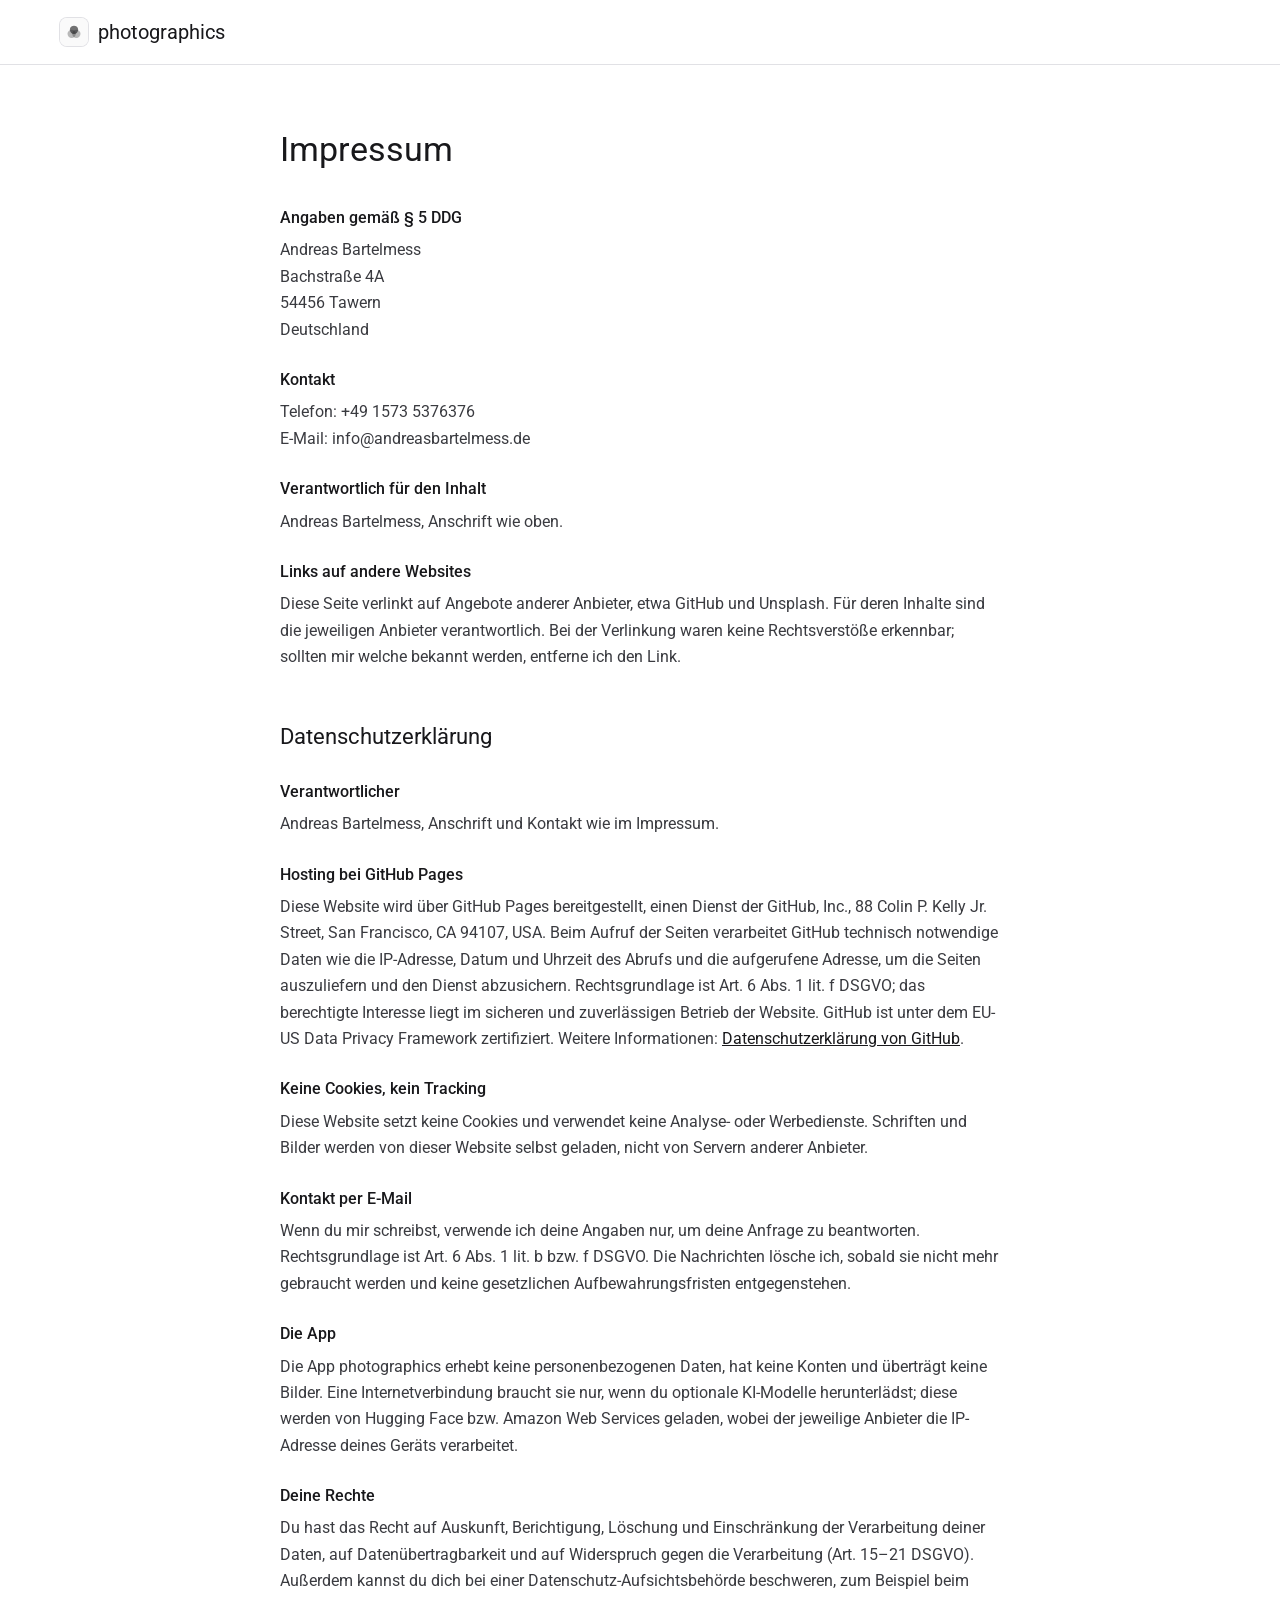
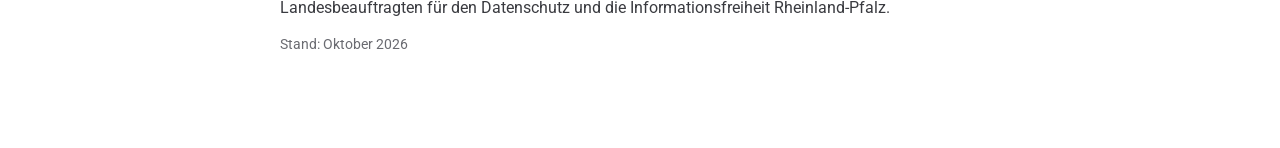
<file: website/impressum.html>
<!doctype html>
<html lang="de">
<head>
<meta charset="utf-8">
<meta name="viewport" content="width=device-width, initial-scale=1, viewport-fit=cover">
<title>Impressum und Datenschutz · photographics</title>
<meta name="robots" content="noindex">
<link rel="icon" href="img/logo.svg" type="image/svg+xml">
<link rel="stylesheet" href="fonts/roboto.css">
<style>
:root { --paper: #ffffff; --ink: #18181b; --text: #3a3b40; --mute: #6a6b71; --line: #e1e1e5; color-scheme: light; }
* { box-sizing: border-box; }
body { margin: 0; background: var(--paper); color: var(--ink); font-family: "Roboto", system-ui, -apple-system, "Segoe UI", sans-serif; font-size: 16px; line-height: 1.65; }
.wrap { max-width: 760px; margin: 0 auto; padding-left: max(20px, env(safe-area-inset-left, 0px)); padding-right: max(20px, env(safe-area-inset-right, 0px)); }
header { border-bottom: 1px solid var(--line); }
header .wrap { display: flex; align-items: center; height: 64px; max-width: 1200px; }
.brand { display: flex; align-items: center; gap: 10px; text-decoration: none; color: var(--ink); font-size: 20px; }
.brand img { width: 28px; height: 28px; border-radius: 7px; box-shadow: 0 0 0 1px var(--line); }
main { padding-block: 56px 80px; }
h1 { font-size: 34px; font-weight: 400; margin: 0 0 28px; }
h2 { font-size: 22px; font-weight: 400; margin: 48px 0 12px; }
h3 { font-size: 16px; font-weight: 500; margin: 24px 0 6px; }
p, li { color: var(--text); }
p { margin: 0 0 12px; }
ul { margin: 0 0 12px; padding-left: 1.2em; }
a { color: var(--ink); }
address { font-style: normal; color: var(--text); margin-bottom: 12px; }
.note { font-size: 14px; color: var(--mute); }
</style>
</head>
<body>
<header><div class="wrap"><a class="brand" href="./"><img src="img/logo.svg" alt="">photographics</a></div></header>
<main class="wrap">
  <h1>Impressum</h1>
  <h3>Angaben gemäß § 5 DDG</h3>
  <address>
    Andreas Bartelmess<br>
    Bachstraße 4A<br>
    54456 Tawern<br>
    Deutschland
  </address>
  <h3>Kontakt</h3>
  <p>Telefon: +49 1573 5376376<br>E-Mail: info@andreasbartelmess.de</p>
  <h3>Verantwortlich für den Inhalt</h3>
  <p>Andreas Bartelmess, Anschrift wie oben.</p>
  <h3>Links auf andere Websites</h3>
  <p>Diese Seite verlinkt auf Angebote anderer Anbieter, etwa GitHub und Unsplash. Für deren Inhalte sind die jeweiligen Anbieter verantwortlich. Bei der Verlinkung waren keine Rechtsverstöße erkennbar; sollten mir welche bekannt werden, entferne ich den Link.</p>

  <h2 id="datenschutz">Datenschutzerklärung</h2>
  <h3>Verantwortlicher</h3>
  <p>Andreas Bartelmess, Anschrift und Kontakt wie im Impressum.</p>

  <h3>Hosting bei GitHub Pages</h3>
  <p>Diese Website wird über GitHub Pages bereitgestellt, einen Dienst der GitHub, Inc., 88 Colin P. Kelly Jr. Street, San Francisco, CA 94107, USA. Beim Aufruf der Seiten verarbeitet GitHub technisch notwendige Daten wie die IP-Adresse, Datum und Uhrzeit des Abrufs und die aufgerufene Adresse, um die Seiten auszuliefern und den Dienst abzusichern. Rechtsgrundlage ist Art. 6 Abs. 1 lit. f DSGVO; das berechtigte Interesse liegt im sicheren und zuverlässigen Betrieb der Website. GitHub ist unter dem EU-US Data Privacy Framework zertifiziert. Weitere Informationen: <a href="https://docs.github.com/de/site-policy/privacy-policies/github-general-privacy-statement" rel="noopener">Datenschutzerklärung von GitHub</a>.</p>

  <h3>Keine Cookies, kein Tracking</h3>
  <p>Diese Website setzt keine Cookies und verwendet keine Analyse- oder Werbedienste. Schriften und Bilder werden von dieser Website selbst geladen, nicht von Servern anderer Anbieter.</p>

  <h3>Kontakt per E-Mail</h3>
  <p>Wenn du mir schreibst, verwende ich deine Angaben nur, um deine Anfrage zu beantworten. Rechtsgrundlage ist Art. 6 Abs. 1 lit. b bzw. f DSGVO. Die Nachrichten lösche ich, sobald sie nicht mehr gebraucht werden und keine gesetzlichen Aufbewahrungsfristen entgegenstehen.</p>

  <h3>Die App</h3>
  <p>Die App photographics erhebt keine personenbezogenen Daten, hat keine Konten und überträgt keine Bilder. Eine Internetverbindung braucht sie nur, wenn du optionale KI-Modelle herunterlädst; diese werden von Hugging Face bzw. Amazon Web Services geladen, wobei der jeweilige Anbieter die IP-Adresse deines Geräts verarbeitet.</p>

  <h3>Deine Rechte</h3>
  <p>Du hast das Recht auf Auskunft, Berichtigung, Löschung und Einschränkung der Verarbeitung deiner Daten, auf Datenübertragbarkeit und auf Widerspruch gegen die Verarbeitung (Art. 15–21 DSGVO). Außerdem kannst du dich bei einer Datenschutz-Aufsichtsbehörde beschweren, zum Beispiel beim Landesbeauftragten für den Datenschutz und die Informationsfreiheit Rheinland-Pfalz.</p>

  <p class="note">Stand: Oktober 2026</p>
</main>
</body>
</html>
</file>
<file: website/fonts/roboto.css>
/* Roboto (SIL Open Font License, siehe OFL.txt) – lokal eingebunden, damit beim Aufruf der Seite keine Daten an Google gehen */
@font-face { font-family: "Roboto"; font-style: normal; font-weight: 300 500; font-display: swap;
  src: url("roboto-latin-ext.woff2") format("woff2"); unicode-range: U+0100-02BA, U+02BD-02C5, U+02C7-02CC, U+02CE-02D7, U+02DD-02FF, U+0304, U+0308, U+0329, U+1D00-1DBF, U+1E00-1E9F, U+1EF2-1EFF, U+2020, U+20A0-20AB, U+20AD-20C4, U+2113, U+2C60-2C7F, U+A720-A7FF; }
@font-face { font-family: "Roboto"; font-style: normal; font-weight: 300 500; font-display: swap;
  src: url("roboto-latin.woff2") format("woff2"); unicode-range: U+0000-00FF, U+0131, U+0152-0153, U+02BB-02BC, U+02C6, U+02DA, U+02DC, U+0304, U+0308, U+0329, U+2000-206F, U+20AC, U+2122, U+2191, U+2193, U+2212, U+2215, U+FEFF, U+FFFD; }
</file>
